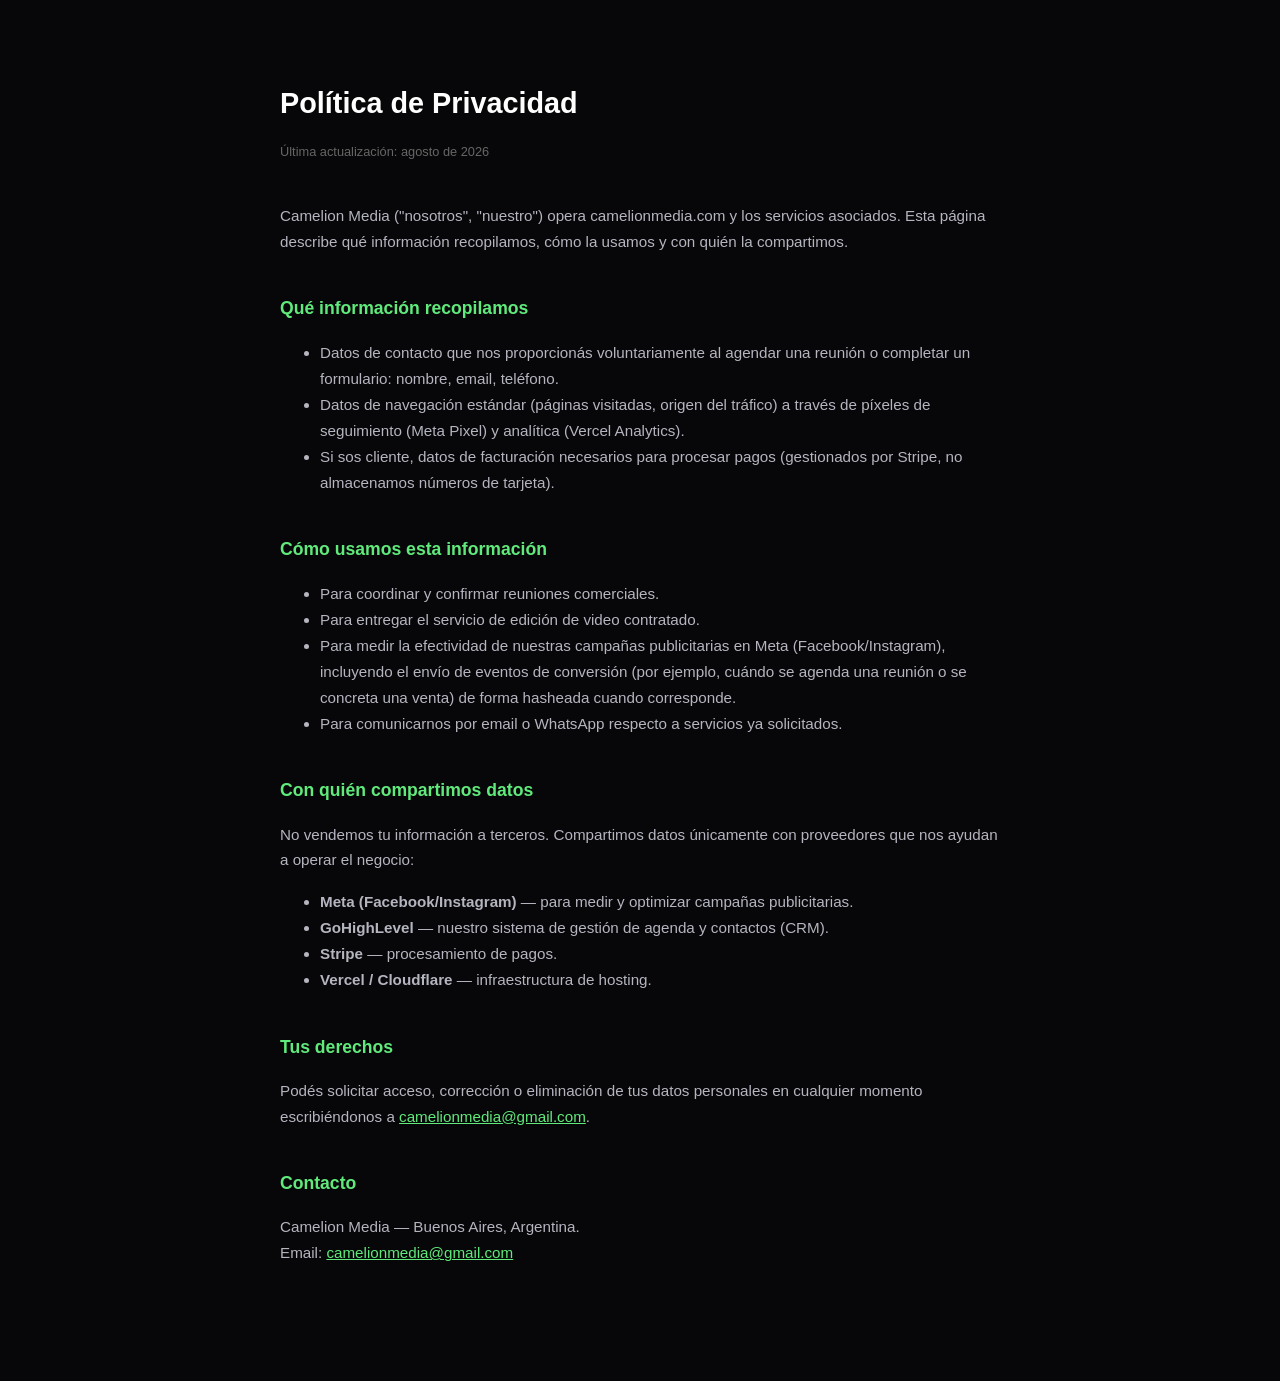
<file: privacidad/index.html>
<!DOCTYPE html>
<html lang="es">
<head>
<meta charset="UTF-8"/>
<meta name="viewport" content="width=device-width, initial-scale=1.0"/>
<title>Política de Privacidad — Camelion Media</title>
<style>
  body { font-family: -apple-system, 'Poppins', sans-serif; background: #070709; color: #ddd; line-height: 1.7; max-width: 720px; margin: 0 auto; padding: 60px 24px 100px; }
  h1 { color: #fff; font-size: 1.8rem; margin-bottom: 8px; }
  h2 { color: #60EA7B; font-size: 1.1rem; margin-top: 40px; }
  p, li { color: #b5b5c0; font-size: 0.95rem; }
  a { color: #60EA7B; }
  .updated { color: #666; font-size: 0.8rem; margin-bottom: 40px; }
</style>
</head>
<body>

<h1>Política de Privacidad</h1>
<p class="updated">Última actualización: agosto de 2026</p>

<p>Camelion Media ("nosotros", "nuestro") opera camelionmedia.com y los servicios asociados. Esta página describe qué información recopilamos, cómo la usamos y con quién la compartimos.</p>

<h2>Qué información recopilamos</h2>
<ul>
  <li>Datos de contacto que nos proporcionás voluntariamente al agendar una reunión o completar un formulario: nombre, email, teléfono.</li>
  <li>Datos de navegación estándar (páginas visitadas, origen del tráfico) a través de píxeles de seguimiento (Meta Pixel) y analítica (Vercel Analytics).</li>
  <li>Si sos cliente, datos de facturación necesarios para procesar pagos (gestionados por Stripe, no almacenamos números de tarjeta).</li>
</ul>

<h2>Cómo usamos esta información</h2>
<ul>
  <li>Para coordinar y confirmar reuniones comerciales.</li>
  <li>Para entregar el servicio de edición de video contratado.</li>
  <li>Para medir la efectividad de nuestras campañas publicitarias en Meta (Facebook/Instagram), incluyendo el envío de eventos de conversión (por ejemplo, cuándo se agenda una reunión o se concreta una venta) de forma hasheada cuando corresponde.</li>
  <li>Para comunicarnos por email o WhatsApp respecto a servicios ya solicitados.</li>
</ul>

<h2>Con quién compartimos datos</h2>
<p>No vendemos tu información a terceros. Compartimos datos únicamente con proveedores que nos ayudan a operar el negocio:</p>
<ul>
  <li><strong>Meta (Facebook/Instagram)</strong> — para medir y optimizar campañas publicitarias.</li>
  <li><strong>GoHighLevel</strong> — nuestro sistema de gestión de agenda y contactos (CRM).</li>
  <li><strong>Stripe</strong> — procesamiento de pagos.</li>
  <li><strong>Vercel / Cloudflare</strong> — infraestructura de hosting.</li>
</ul>

<h2>Tus derechos</h2>
<p>Podés solicitar acceso, corrección o eliminación de tus datos personales en cualquier momento escribiéndonos a <a href="mailto:camelionmedia@gmail.com">camelionmedia@gmail.com</a>.</p>

<h2>Contacto</h2>
<p>Camelion Media — Buenos Aires, Argentina.<br/>
Email: <a href="mailto:camelionmedia@gmail.com">camelionmedia@gmail.com</a></p>

</body>
</html>
</file>
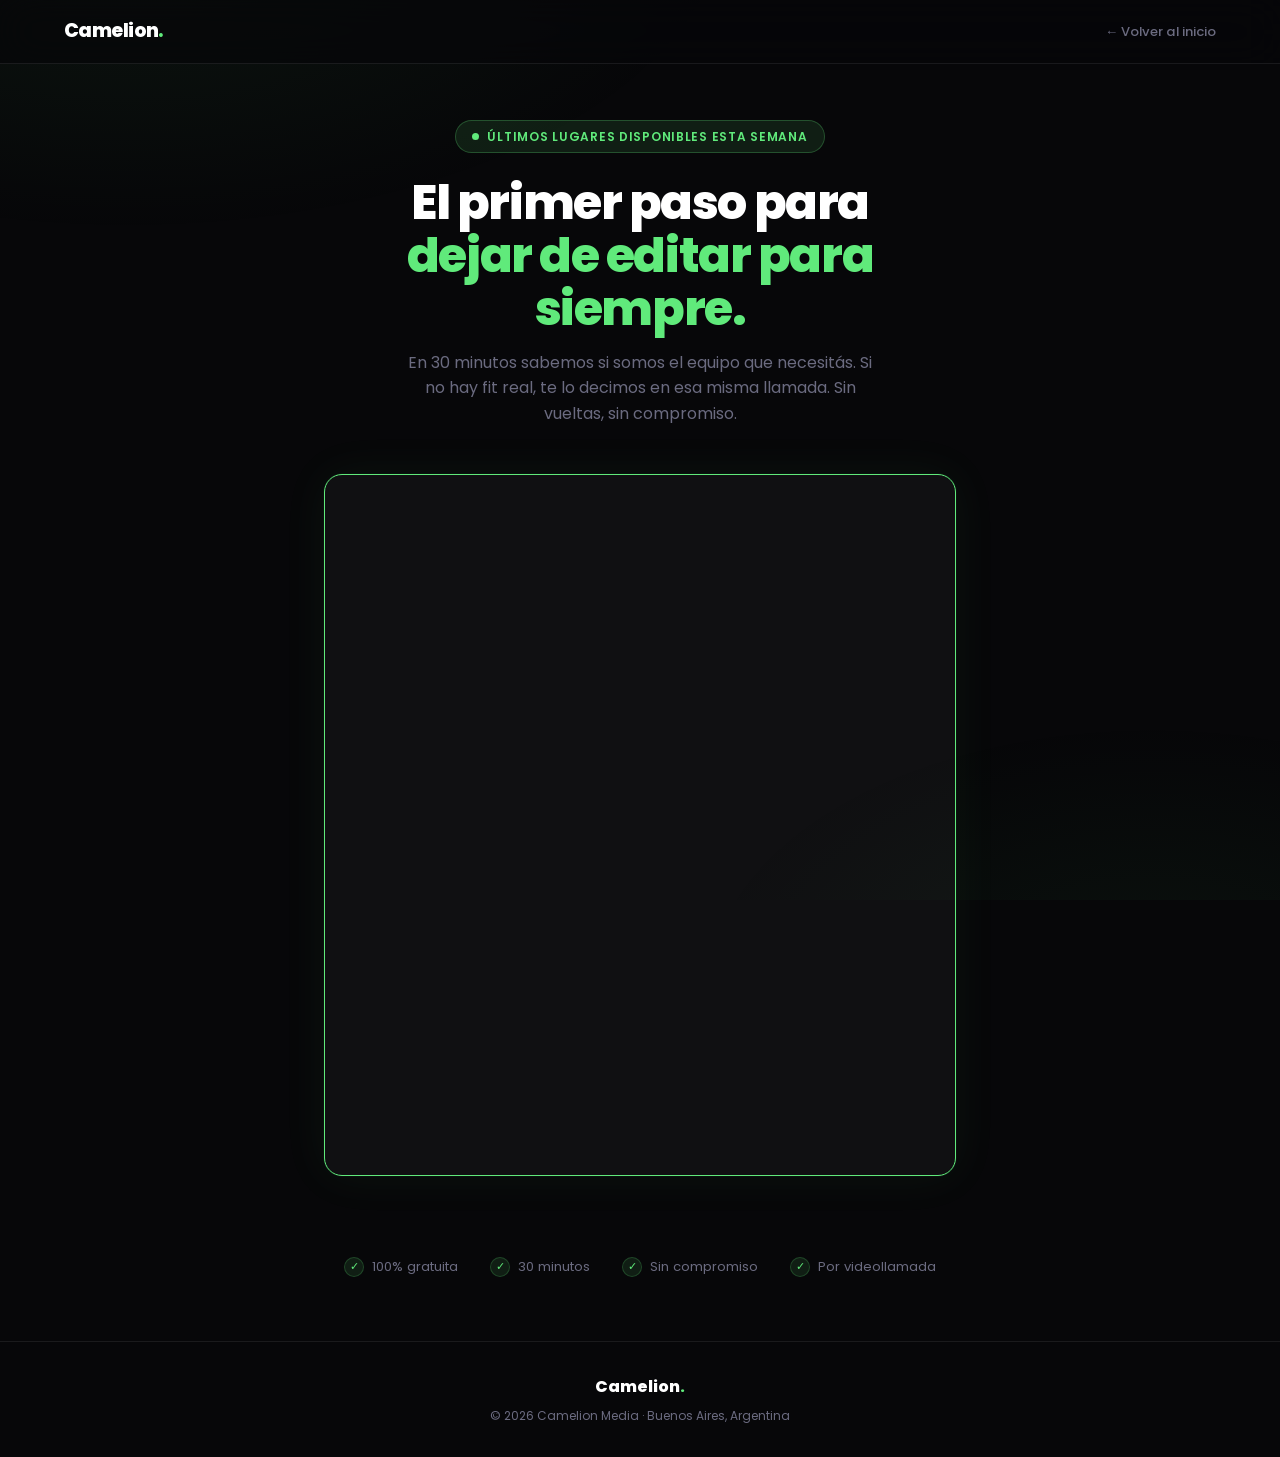
<file: agendar.html>
<!DOCTYPE html>
<html lang="es">
<head>
  <meta charset="UTF-8"/>
  <meta name="viewport" content="width=device-width, initial-scale=1.0"/>
  <title>Agend&aacute; tu reuni&oacute;n &mdash; Camelion</title>
  <link rel="preconnect" href="https://fonts.googleapis.com"/>
  <link href="https://fonts.googleapis.com/css2?family=Poppins:wght@400;500;600;700;800;900&family=Inter:wght@400;500&display=swap" rel="stylesheet"/>
  <!-- Meta Pixel -->
  <script>
    !function(f,b,e,v,n,t,s){if(f.fbq)return;n=f.fbq=function(){n.callMethod?
    n.callMethod.apply(n,arguments):n.queue.push(arguments)};if(!f._fbq)f._fbq=n;
    n.push=n;n.loaded=!0;n.version='2.0';n.queue=[];t=b.createElement(e);t.async=!0;
    t.src=v;s=b.getElementsByTagName(e)[0];s.parentNode.insertBefore(t,s)}(window,
    document,'script','https://connect.facebook.net/en_US/fbevents.js');
    fbq('init', '1226630459322247');
    fbq('track', 'PageView');
    // InitiateCheckout = alguien llegó a la página de agenda (intención alta)
    fbq('track', 'InitiateCheckout');
  </script>
  <noscript><img height="1" width="1" style="display:none"
    src="https://www.facebook.com/tr?id=1226630459322247&ev=PageView&noscript=1"/></noscript>
  <!-- End Meta Pixel -->
  <style>
    *, *::before, *::after { box-sizing: border-box; margin: 0; padding: 0; }

    :root {
      --green:  #60EA7B;
      --green2: #3dd65c;
      --bg:     #070709;
      --card:   rgba(255,255,255,0.04);
      --border: rgba(255,255,255,0.08);
      --text:   #e8e8f0;
      --muted:  #6b6b80;
      --radius: 18px;
    }

    html { scroll-behavior: smooth; overflow-x: hidden; }
    body {
      font-family: 'Poppins', sans-serif;
      background: var(--bg);
      color: var(--text);
      overflow-x: hidden;
      line-height: 1.6;
      min-height: 100vh;
    }
    body::before {
      content: '';
      position: fixed;
      inset: 0;
      background: radial-gradient(ellipse 80% 60% at 10% -10%, rgba(96,234,123,0.07) 0%, transparent 60%),
                  radial-gradient(ellipse 60% 50% at 90% 110%, rgba(96,234,123,0.05) 0%, transparent 60%);
      pointer-events: none;
      z-index: 0;
    }

    /* NAV */
    nav {
      position: fixed;
      top: 0; left: 0; right: 0;
      z-index: 100;
      padding: 0 5%;
      height: 64px;
      display: flex;
      align-items: center;
      justify-content: space-between;
      background: rgba(7,7,9,0.7);
      backdrop-filter: blur(20px);
      border-bottom: 1px solid var(--border);
    }
    .nav-logo { font-size: 1.2rem; font-weight: 800; letter-spacing: -0.03em; color: #fff; text-decoration: none; }
    .nav-logo span { color: var(--green); }
    .nav-back {
      font-size: 0.82rem;
      font-weight: 500;
      color: var(--muted);
      text-decoration: none;
      display: flex;
      align-items: center;
      gap: 6px;
      transition: color 0.2s;
    }
    .nav-back:hover { color: #fff; }

    /* HERO */
    .hero {
      padding: 120px 5% 48px;
      text-align: center;
      position: relative;
      z-index: 1;
      max-width: 760px;
      margin: 0 auto;
    }
    .hero-badge {
      display: inline-flex;
      align-items: center;
      gap: 8px;
      background: rgba(96,234,123,0.1);
      border: 1px solid rgba(96,234,123,0.25);
      padding: 6px 16px;
      border-radius: 100px;
      font-size: 0.75rem;
      font-weight: 600;
      color: var(--green);
      letter-spacing: 0.06em;
      text-transform: uppercase;
      margin-bottom: 24px;
      animation: fadeUp 0.6s 0.1s both;
    }
    .badge-dot {
      width: 7px; height: 7px;
      border-radius: 50%;
      background: var(--green);
      animation: pulse 2s infinite;
    }
    .hero h1 {
      font-size: clamp(1.8rem, 4.5vw, 3rem);
      font-weight: 800;
      letter-spacing: -0.03em;
      line-height: 1.1;
      color: #fff;
      margin-bottom: 14px;
      animation: fadeUp 0.6s 0.2s both;
    }
    .hero h1 em { color: var(--green); font-style: normal; }
    .hero p {
      font-size: clamp(0.9rem, 2vw, 1rem);
      color: var(--muted);
      max-width: 480px;
      margin: 0 auto;
      animation: fadeUp 0.6s 0.3s both;
    }

    /* CALENDAR CARD */
    .calendar-section {
      position: relative; z-index: 1;
      max-width: 760px;
      margin: 0 auto;
      padding: 0 5% 80px;
      animation: fadeUp 0.6s 0.35s both;
    }
    .calendar-card {
      border: 1.5px solid var(--green);
      border-radius: var(--radius);
      overflow: hidden;
      background: var(--card);
      box-shadow: 0 0 48px rgba(96,234,123,0.06), 0 0 1px rgba(96,234,123,0.3);
    }
    .calendar-card iframe {
      display: block;
      width: 100%;
      height: 700px;
      border: none;
      overflow: hidden;
    }

    /* TRUST ROW */
    .trust-row {
      position: relative; z-index: 1;
      max-width: 760px;
      margin: 0 auto 64px;
      padding: 0 5%;
      display: flex;
      justify-content: center;
      gap: 32px;
      flex-wrap: wrap;
      animation: fadeUp 0.6s 0.4s both;
    }
    .trust-item {
      display: flex;
      align-items: center;
      gap: 8px;
      font-size: 0.82rem;
      color: var(--muted);
    }
    .trust-item span {
      width: 20px; height: 20px;
      border-radius: 50%;
      background: rgba(96,234,123,0.1);
      border: 1px solid rgba(96,234,123,0.2);
      display: flex; align-items: center; justify-content: center;
      color: var(--green);
      font-size: 11px;
      flex-shrink: 0;
    }

    /* FOOTER */
    footer {
      position: relative; z-index: 1;
      padding: 32px 5%;
      border-top: 1px solid var(--border);
      text-align: center;
    }
    .footer-logo { font-size: 1rem; font-weight: 800; color: #fff; margin-bottom: 6px; }
    .footer-logo span { color: var(--green); }
    footer p { font-size: 0.75rem; color: var(--muted); }

    @keyframes fadeUp { from { opacity: 0; transform: translateY(20px); } to { opacity: 1; transform: translateY(0); } }
    @keyframes pulse { 0%,100% { box-shadow: 0 0 10px var(--green); } 50% { box-shadow: 0 0 20px var(--green), 0 0 40px rgba(96,234,123,0.3); } }

    @media (max-width: 620px) {
      nav { padding: 0 20px; }
      .hero { padding: 100px 20px 40px; }
      .calendar-section, .trust-row { padding-left: 20px; padding-right: 20px; }
      .calendar-card iframe { height: 600px; }
      .trust-row { gap: 16px; }
    }
  </style>
</head>
<body>

<nav>
  <a class="nav-logo" href="/">Camelion<span>.</span></a>
  <a class="nav-back" href="/">&#8592; Volver al inicio</a>
</nav>

<div class="hero">
  <div class="hero-badge">
    <span class="badge-dot"></span>
    &Uacute;ltimos lugares disponibles esta semana
  </div>
  <h1>El primer paso para<br/><em>dejar de editar para siempre.</em></h1>
  <p>En 30 minutos sabemos si somos el equipo que necesit&aacute;s. Si no hay fit real, te lo decimos en esa misma llamada. Sin vueltas, sin compromiso.</p>
</div>

<div class="calendar-section">
  <div class="calendar-card">
    <iframe src="https://api.leadconnectorhq.com/widget/booking/wvajZpctyOxaVy1WSPJj" scrolling="no" id="wvajZpctyOxaVy1WSPJj_1781110231803"></iframe>
  </div>
</div>

<div class="trust-row">
  <div class="trust-item"><span>&#10003;</span> 100% gratuita</div>
  <div class="trust-item"><span>&#10003;</span> 30 minutos</div>
  <div class="trust-item"><span>&#10003;</span> Sin compromiso</div>
  <div class="trust-item"><span>&#10003;</span> Por videollamada</div>
</div>

<footer>
  <div class="footer-logo">Camelion<span>.</span></div>
  <p>&copy; 2026 Camelion Media &middot; Buenos Aires, Argentina</p>
</footer>

<script src="https://link.msgsndr.com/js/form_embed.js" type="text/javascript"></script>
</body>
</html>
</file>
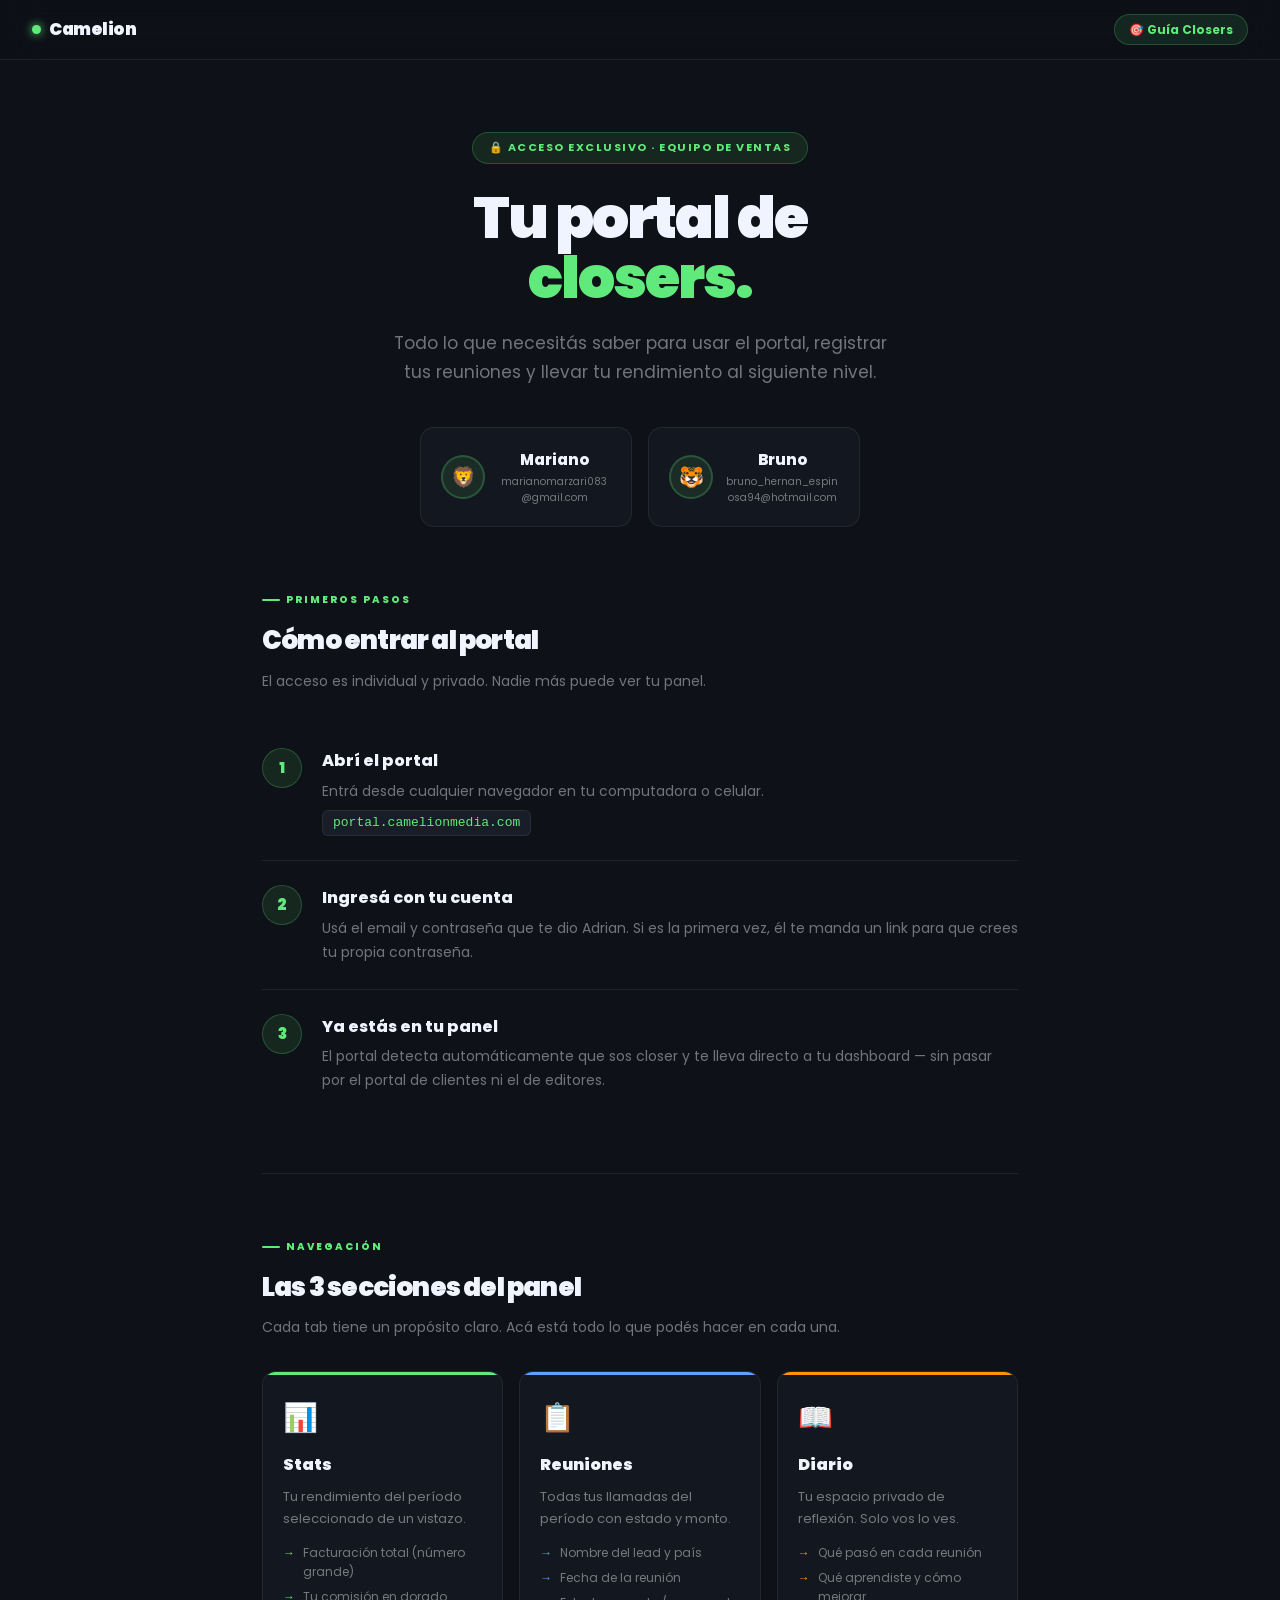
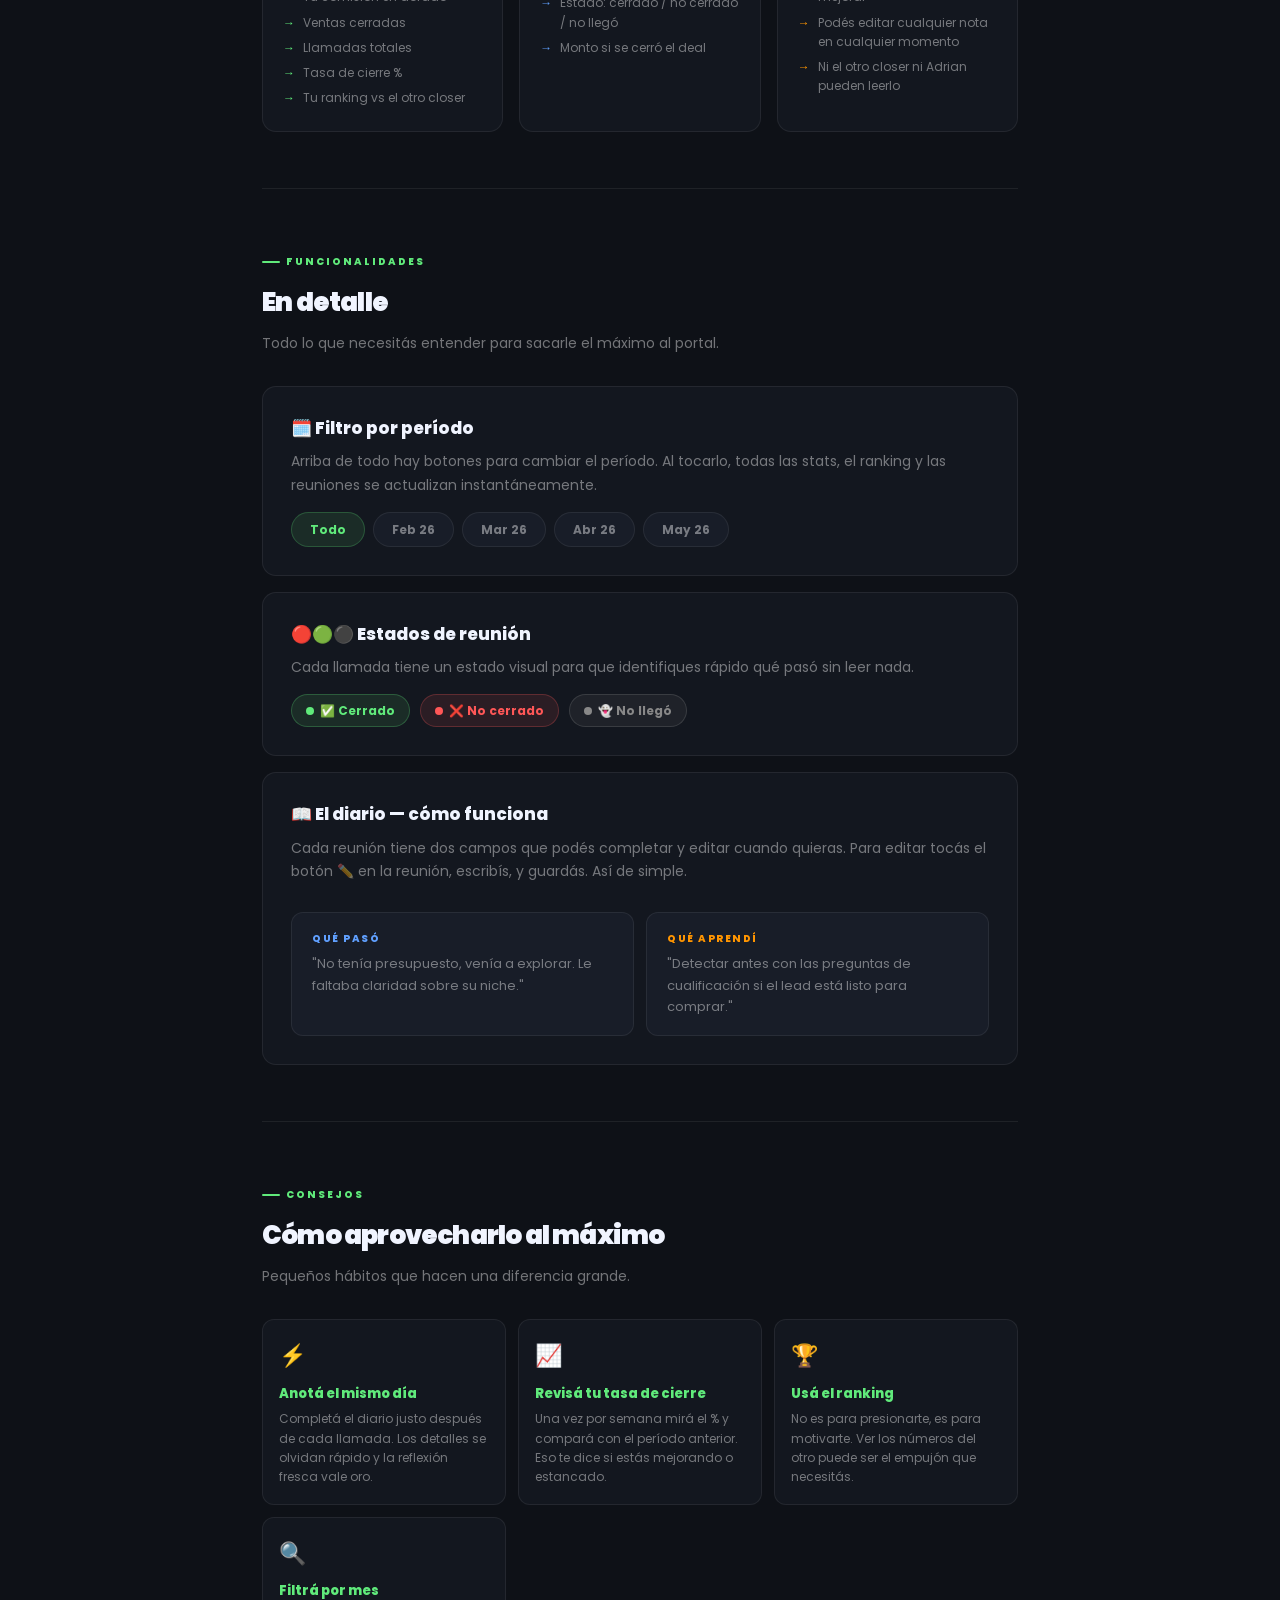
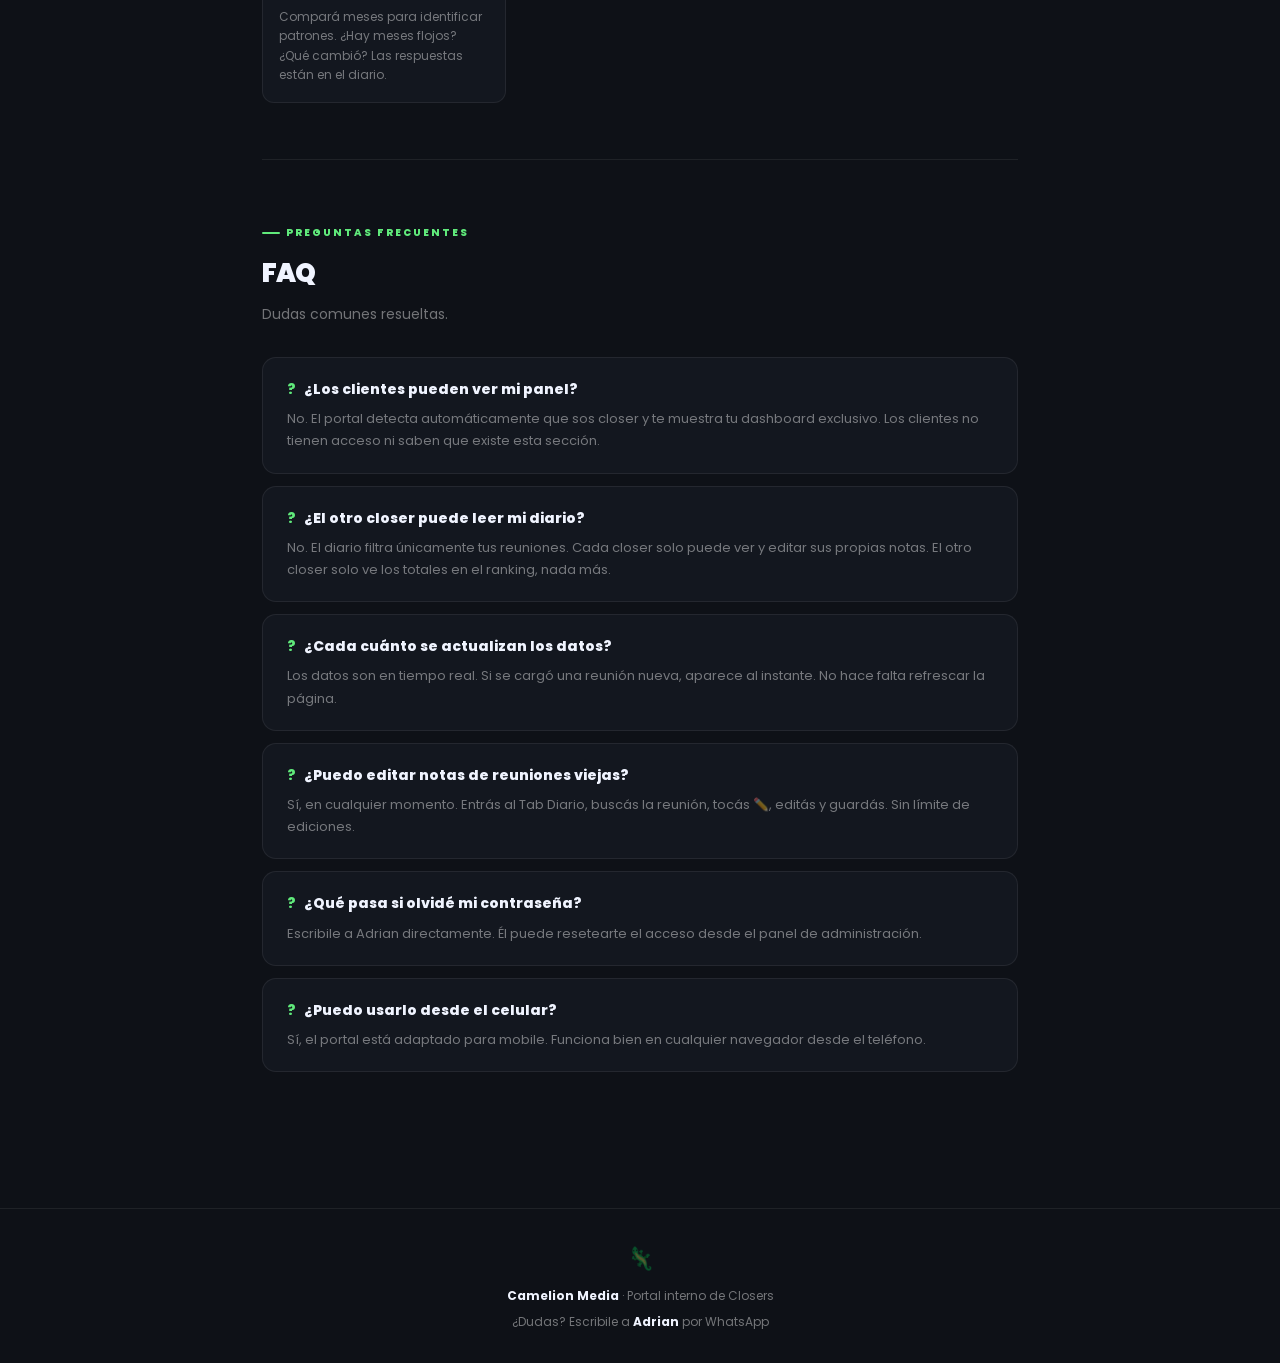
<file: closers.html>
<!DOCTYPE html>
<html lang="es">
<head>
<meta charset="UTF-8">
<meta name="viewport" content="width=device-width, initial-scale=1.0">
<title>Camelion Closers — Guía del Portal</title>
<link href="https://fonts.googleapis.com/css2?family=Poppins:wght@400;500;600;700;800;900&display=swap" rel="stylesheet">
<style>
*, *::before, *::after { box-sizing: border-box; margin: 0; padding: 0; }

:root {
  --green: #60EA7B;
  --green-dim: rgba(96,234,123,0.10);
  --green-border: rgba(96,234,123,0.22);
  --blue: #60A0FF;
  --gold: #FFD700;
  --red: #FF5757;
  --orange: #FF9500;
  --bg: #0e1117;
  --bg2: #13171f;
  --bg3: #181d28;
  --border: rgba(255,255,255,0.07);
  --white: #f0f4ff;
  --gray: rgba(255,255,255,0.42);
  --font: 'Poppins', sans-serif;
  --radius: 14px;
  --content: 820px;
}

html { scroll-behavior: smooth; }

body {
  font-family: var(--font);
  background: var(--bg);
  color: var(--white);
  line-height: 1.6;
  -webkit-font-smoothing: antialiased;
}

/* ── NAV ── */
nav {
  position: sticky; top: 0; z-index: 100;
  background: rgba(14,17,23,0.85);
  backdrop-filter: blur(18px);
  border-bottom: 1px solid var(--border);
  padding: 0 32px;
  height: 60px;
  display: flex; align-items: center; justify-content: space-between;
}
.nav-brand { display:flex; align-items:center; gap:8px; font-weight:900; font-size:17px; letter-spacing:-0.5px; }
.nav-dot { width:9px; height:9px; border-radius:50%; background:var(--green); box-shadow:0 0 10px var(--green); display:inline-block; }
.nav-pill {
  display:flex; align-items:center; gap:6px;
  background: var(--green-dim); border:1px solid var(--green-border);
  padding:5px 14px; border-radius:20px;
  font-size:12px; font-weight:700; color:var(--green);
}

/* ── HERO ── */
.hero {
  max-width: var(--content);
  margin: 0 auto;
  padding: 72px 32px 56px;
  text-align: center;
}
.hero-badge {
  display:inline-flex; align-items:center; gap:6px;
  background:var(--green-dim); border:1px solid var(--green-border);
  padding:6px 16px; border-radius:20px;
  font-size:11px; font-weight:700; color:var(--green); letter-spacing:1.5px; text-transform:uppercase;
  margin-bottom:24px;
}
.hero h1 {
  font-size: clamp(36px, 6vw, 58px);
  font-weight: 900;
  letter-spacing: -2px;
  line-height: 1.05;
  margin-bottom: 20px;
}
.hero h1 span { color: var(--green); }
.hero p {
  font-size: 17px;
  color: var(--gray);
  max-width: 520px;
  margin: 0 auto 40px;
  line-height: 1.7;
}

/* Closer cards */
.closers-row {
  display:grid; grid-template-columns:1fr 1fr; gap:16px;
  max-width:440px; margin:0 auto;
}
.closer-card {
  background:var(--bg2); border:1px solid var(--border);
  border-radius:var(--radius); padding:20px;
  display:flex; align-items:center; gap:12px;
}
.closer-avatar {
  width:44px; height:44px; border-radius:50%;
  background:var(--green-dim); border:2px solid var(--green-border);
  display:flex; align-items:center; justify-content:center;
  font-size:20px; flex-shrink:0;
}
.closer-name { font-weight:800; font-size:15px; }
.closer-email { font-size:10px; color:var(--gray); margin-top:2px; word-break:break-all; }

/* ── MAIN CONTENT ── */
.content {
  max-width: var(--content);
  margin: 0 auto;
  padding: 0 32px 80px;
}

/* Section header */
.section-label {
  display:inline-flex; align-items:center; gap:6px;
  font-size:10px; font-weight:800; letter-spacing:2px; text-transform:uppercase;
  color:var(--green); margin-bottom:12px;
}
.section-label::before { content:''; width:18px; height:2px; background:var(--green); border-radius:2px; display:inline-block; }

h2 {
  font-size: 26px; font-weight:900; letter-spacing:-0.8px;
  margin-bottom:8px;
}
.section-sub { font-size:14px; color:var(--gray); margin-bottom:32px; }

/* ── STEPS ── */
.steps { display:flex; flex-direction:column; gap:0; margin-bottom:56px; }
.step {
  display:flex; gap:20px; align-items:flex-start;
  padding:24px 0;
  border-bottom:1px solid var(--border);
}
.step:last-child { border-bottom:none; }
.step-num {
  width:40px; height:40px; flex-shrink:0; border-radius:50%;
  background:var(--green-dim); border:1.5px solid var(--green-border);
  display:flex; align-items:center; justify-content:center;
  font-weight:900; font-size:15px; color:var(--green);
}
.step-body h3 { font-size:16px; font-weight:800; margin-bottom:6px; }
.step-body p { font-size:14px; color:var(--gray); line-height:1.7; }
.step-body code {
  display:inline-block; background:var(--bg3); border:1px solid var(--border);
  padding:2px 10px; border-radius:6px; font-size:13px; color:var(--green);
  font-family: monospace; margin-top:6px;
}

/* ── TAB CARDS ── */
.tabs-grid { display:grid; grid-template-columns:repeat(auto-fit,minmax(220px,1fr)); gap:16px; margin-bottom:56px; }
.tab-card {
  background:var(--bg2); border:1px solid var(--border);
  border-radius:var(--radius); padding:24px 20px;
  position:relative; overflow:hidden;
}
.tab-card::before {
  content:''; position:absolute; top:0; left:0; right:0; height:3px;
  background:var(--accent, var(--green));
}
.tab-icon { font-size:28px; margin-bottom:12px; display:block; }
.tab-name { font-weight:900; font-size:16px; margin-bottom:8px; }
.tab-desc { font-size:13px; color:var(--gray); line-height:1.65; }
.tab-items { margin-top:14px; display:flex; flex-direction:column; gap:6px; }
.tab-item {
  display:flex; align-items:flex-start; gap:8px;
  font-size:12px; color:var(--gray);
}
.tab-item::before { content:'→'; color:var(--accent, var(--green)); flex-shrink:0; font-weight:700; }

/* ── FEATURE BLOCKS ── */
.feature-block {
  background:var(--bg2); border:1px solid var(--border);
  border-radius:var(--radius); padding:28px; margin-bottom:16px;
}
.feature-block h3 { font-size:17px; font-weight:800; margin-bottom:8px; display:flex; align-items:center; gap:8px; }
.feature-block p { font-size:14px; color:var(--gray); line-height:1.7; }

/* Status badges */
.status-row { display:flex; flex-wrap:wrap; gap:10px; margin-top:14px; }
.status-badge {
  display:flex; align-items:center; gap:6px;
  padding:6px 14px; border-radius:20px; font-size:12px; font-weight:700;
}
.status-badge .dot { width:8px; height:8px; border-radius:50%; flex-shrink:0; }

/* Period filter demo */
.filter-demo { display:flex; flex-wrap:wrap; gap:8px; margin-top:14px; }
.filter-pill {
  padding:7px 18px; border-radius:20px; font-size:12px; font-weight:700; cursor:default;
}
.filter-pill.active { background:var(--green-dim); border:1px solid var(--green-border); color:var(--green); }
.filter-pill.inactive { background:var(--bg3); border:1px solid var(--border); color:var(--gray); }

/* Diary demo */
.diary-demo {
  background:var(--bg3); border:1px solid var(--border);
  border-radius:12px; padding:18px 20px; margin-top:14px;
}
.diary-label { font-size:10px; font-weight:800; letter-spacing:1.5px; text-transform:uppercase; margin-bottom:6px; }
.diary-text { font-size:13px; color:var(--gray); line-height:1.65; }

/* ── FAQ ── */
.faq { display:flex; flex-direction:column; gap:12px; margin-bottom:56px; }
.faq-item {
  background:var(--bg2); border:1px solid var(--border);
  border-radius:var(--radius); padding:20px 24px;
}
.faq-q { font-weight:800; font-size:14px; margin-bottom:8px; display:flex; align-items:center; gap:8px; }
.faq-q span { color:var(--green); }
.faq-a { font-size:13px; color:var(--gray); line-height:1.7; }

/* ── TIPS ── */
.tips-grid { display:grid; grid-template-columns:repeat(auto-fit,minmax(200px,1fr)); gap:12px; margin-bottom:56px; }
.tip {
  background:var(--bg2); border:1px solid var(--border);
  border-radius:12px; padding:18px 16px;
}
.tip-icon { font-size:22px; margin-bottom:10px; display:block; }
.tip-title { font-weight:800; font-size:13px; margin-bottom:5px; color:var(--green); }
.tip-text { font-size:12px; color:var(--gray); line-height:1.6; }

/* ── FOOTER ── */
footer {
  border-top:1px solid var(--border);
  text-align:center; padding:32px;
  font-size:12px; color:var(--gray);
}
footer strong { color:var(--white); }

/* ── DIVIDER ── */
.divider { border:none; border-top:1px solid var(--border); margin:56px 0; }

@media (max-width:600px) {
  nav { padding:0 16px; }
  .hero { padding:48px 20px 40px; }
  .content { padding:0 20px 60px; }
  .closers-row { grid-template-columns:1fr; max-width:100%; }
}
</style>
</head>
<body>

<!-- NAV -->
<nav>
  <div class="nav-brand"><span class="nav-dot"></span>Camelion</div>
  <div class="nav-pill">🎯 Guía Closers</div>
</nav>

<!-- HERO -->
<div class="hero">
  <div class="hero-badge">🔒 Acceso exclusivo · Equipo de ventas</div>
  <h1>Tu portal de<br/><span>closers.</span></h1>
  <p>Todo lo que necesitás saber para usar el portal, registrar tus reuniones y llevar tu rendimiento al siguiente nivel.</p>

  <div class="closers-row">
    <div class="closer-card">
      <div class="closer-avatar">🦁</div>
      <div>
        <div class="closer-name">Mariano</div>
        <div class="closer-email">marianomarzari083@gmail.com</div>
      </div>
    </div>
    <div class="closer-card">
      <div class="closer-avatar">🐯</div>
      <div>
        <div class="closer-name">Bruno</div>
        <div class="closer-email">bruno_hernan_espinosa94@hotmail.com</div>
      </div>
    </div>
  </div>
</div>

<!-- CONTENT -->
<div class="content">

  <!-- CÓMO ENTRAR -->
  <div class="section-label">Primeros pasos</div>
  <h2>Cómo entrar al portal</h2>
  <p class="section-sub">El acceso es individual y privado. Nadie más puede ver tu panel.</p>

  <div class="steps">
    <div class="step">
      <div class="step-num">1</div>
      <div class="step-body">
        <h3>Abrí el portal</h3>
        <p>Entrá desde cualquier navegador en tu computadora o celular.</p>
        <code>portal.camelionmedia.com</code>
      </div>
    </div>
    <div class="step">
      <div class="step-num">2</div>
      <div class="step-body">
        <h3>Ingresá con tu cuenta</h3>
        <p>Usá el email y contraseña que te dio Adrian. Si es la primera vez, él te manda un link para que crees tu propia contraseña.</p>
      </div>
    </div>
    <div class="step">
      <div class="step-num">3</div>
      <div class="step-body">
        <h3>Ya estás en tu panel</h3>
        <p>El portal detecta automáticamente que sos closer y te lleva directo a tu dashboard — sin pasar por el portal de clientes ni el de editores.</p>
      </div>
    </div>
  </div>

  <hr class="divider">

  <!-- LAS 3 TABS -->
  <div class="section-label">Navegación</div>
  <h2>Las 3 secciones del panel</h2>
  <p class="section-sub">Cada tab tiene un propósito claro. Acá está todo lo que podés hacer en cada una.</p>

  <div class="tabs-grid">

    <!-- STATS -->
    <div class="tab-card" style="--accent:#60EA7B">
      <span class="tab-icon">📊</span>
      <div class="tab-name">Stats</div>
      <div class="tab-desc">Tu rendimiento del período seleccionado de un vistazo.</div>
      <div class="tab-items">
        <div class="tab-item">Facturación total (número grande)</div>
        <div class="tab-item">Tu comisión en dorado</div>
        <div class="tab-item">Ventas cerradas</div>
        <div class="tab-item">Llamadas totales</div>
        <div class="tab-item">Tasa de cierre %</div>
        <div class="tab-item">Tu ranking vs el otro closer</div>
      </div>
    </div>

    <!-- REUNIONES -->
    <div class="tab-card" style="--accent:#60A0FF">
      <span class="tab-icon">📋</span>
      <div class="tab-name">Reuniones</div>
      <div class="tab-desc">Todas tus llamadas del período con estado y monto.</div>
      <div class="tab-items">
        <div class="tab-item">Nombre del lead y país</div>
        <div class="tab-item">Fecha de la reunión</div>
        <div class="tab-item">Estado: cerrado / no cerrado / no llegó</div>
        <div class="tab-item">Monto si se cerró el deal</div>
      </div>
    </div>

    <!-- DIARIO -->
    <div class="tab-card" style="--accent:#FF9500">
      <span class="tab-icon">📖</span>
      <div class="tab-name">Diario</div>
      <div class="tab-desc">Tu espacio privado de reflexión. Solo vos lo ves.</div>
      <div class="tab-items">
        <div class="tab-item">Qué pasó en cada reunión</div>
        <div class="tab-item">Qué aprendiste y cómo mejorar</div>
        <div class="tab-item">Podés editar cualquier nota en cualquier momento</div>
        <div class="tab-item">Ni el otro closer ni Adrian pueden leerlo</div>
      </div>
    </div>

  </div>

  <hr class="divider">

  <!-- FEATURES EN DETALLE -->
  <div class="section-label">Funcionalidades</div>
  <h2>En detalle</h2>
  <p class="section-sub">Todo lo que necesitás entender para sacarle el máximo al portal.</p>

  <!-- Filtro por período -->
  <div class="feature-block" style="margin-bottom:16px">
    <h3>🗓️ Filtro por período</h3>
    <p>Arriba de todo hay botones para cambiar el período. Al tocarlo, todas las stats, el ranking y las reuniones se actualizan instantáneamente.</p>
    <div class="filter-demo">
      <div class="filter-pill active">Todo</div>
      <div class="filter-pill inactive">Feb 26</div>
      <div class="filter-pill inactive">Mar 26</div>
      <div class="filter-pill inactive">Abr 26</div>
      <div class="filter-pill inactive">May 26</div>
    </div>
  </div>

  <!-- Estados de reunión -->
  <div class="feature-block" style="margin-bottom:16px">
    <h3>🔴🟢⚫ Estados de reunión</h3>
    <p>Cada llamada tiene un estado visual para que identifiques rápido qué pasó sin leer nada.</p>
    <div class="status-row">
      <div class="status-badge" style="background:rgba(96,234,123,0.1);border:1px solid rgba(96,234,123,0.25);color:#60EA7B">
        <div class="dot" style="background:#60EA7B"></div> ✅ Cerrado
      </div>
      <div class="status-badge" style="background:rgba(255,87,87,0.1);border:1px solid rgba(255,87,87,0.25);color:#FF5757">
        <div class="dot" style="background:#FF5757"></div> ❌ No cerrado
      </div>
      <div class="status-badge" style="background:rgba(136,136,136,0.1);border:1px solid rgba(136,136,136,0.25);color:#888">
        <div class="dot" style="background:#888"></div> 👻 No llegó
      </div>
    </div>
  </div>

  <!-- Diario privado -->
  <div class="feature-block">
    <h3>📖 El diario — cómo funciona</h3>
    <p>Cada reunión tiene dos campos que podés completar y editar cuando quieras. Para editar tocás el botón ✏️ en la reunión, escribís, y guardás. Así de simple.</p>
    <div style="display:grid;grid-template-columns:1fr 1fr;gap:12px;margin-top:14px">
      <div class="diary-demo">
        <div class="diary-label" style="color:#60A0FF">Qué pasó</div>
        <div class="diary-text">"No tenía presupuesto, venía a explorar. Le faltaba claridad sobre su niche."</div>
      </div>
      <div class="diary-demo">
        <div class="diary-label" style="color:#FF9500">Qué aprendí</div>
        <div class="diary-text">"Detectar antes con las preguntas de cualificación si el lead está listo para comprar."</div>
      </div>
    </div>
  </div>

  <hr class="divider">

  <!-- TIPS -->
  <div class="section-label">Consejos</div>
  <h2>Cómo aprovecharlo al máximo</h2>
  <p class="section-sub">Pequeños hábitos que hacen una diferencia grande.</p>

  <div class="tips-grid">
    <div class="tip">
      <span class="tip-icon">⚡</span>
      <div class="tip-title">Anotá el mismo día</div>
      <div class="tip-text">Completá el diario justo después de cada llamada. Los detalles se olvidan rápido y la reflexión fresca vale oro.</div>
    </div>
    <div class="tip">
      <span class="tip-icon">📈</span>
      <div class="tip-title">Revisá tu tasa de cierre</div>
      <div class="tip-text">Una vez por semana mirá el % y compará con el período anterior. Eso te dice si estás mejorando o estancado.</div>
    </div>
    <div class="tip">
      <span class="tip-icon">🏆</span>
      <div class="tip-title">Usá el ranking</div>
      <div class="tip-text">No es para presionarte, es para motivarte. Ver los números del otro puede ser el empujón que necesitás.</div>
    </div>
    <div class="tip">
      <span class="tip-icon">🔍</span>
      <div class="tip-title">Filtrá por mes</div>
      <div class="tip-text">Compará meses para identificar patrones. ¿Hay meses flojos? ¿Qué cambió? Las respuestas están en el diario.</div>
    </div>
  </div>

  <hr class="divider">

  <!-- FAQ -->
  <div class="section-label">Preguntas frecuentes</div>
  <h2>FAQ</h2>
  <p class="section-sub">Dudas comunes resueltas.</p>

  <div class="faq">
    <div class="faq-item">
      <div class="faq-q"><span>?</span> ¿Los clientes pueden ver mi panel?</div>
      <div class="faq-a">No. El portal detecta automáticamente que sos closer y te muestra tu dashboard exclusivo. Los clientes no tienen acceso ni saben que existe esta sección.</div>
    </div>
    <div class="faq-item">
      <div class="faq-q"><span>?</span> ¿El otro closer puede leer mi diario?</div>
      <div class="faq-a">No. El diario filtra únicamente tus reuniones. Cada closer solo puede ver y editar sus propias notas. El otro closer solo ve los totales en el ranking, nada más.</div>
    </div>
    <div class="faq-item">
      <div class="faq-q"><span>?</span> ¿Cada cuánto se actualizan los datos?</div>
      <div class="faq-a">Los datos son en tiempo real. Si se cargó una reunión nueva, aparece al instante. No hace falta refrescar la página.</div>
    </div>
    <div class="faq-item">
      <div class="faq-q"><span>?</span> ¿Puedo editar notas de reuniones viejas?</div>
      <div class="faq-a">Sí, en cualquier momento. Entrás al Tab Diario, buscás la reunión, tocás ✏️, editás y guardás. Sin límite de ediciones.</div>
    </div>
    <div class="faq-item">
      <div class="faq-q"><span>?</span> ¿Qué pasa si olvidé mi contraseña?</div>
      <div class="faq-a">Escribile a Adrian directamente. Él puede resetearte el acceso desde el panel de administración.</div>
    </div>
    <div class="faq-item">
      <div class="faq-q"><span>?</span> ¿Puedo usarlo desde el celular?</div>
      <div class="faq-a">Sí, el portal está adaptado para mobile. Funciona bien en cualquier navegador desde el teléfono.</div>
    </div>
  </div>

</div>

<!-- FOOTER -->
<footer>
  <div style="font-size:22px;margin-bottom:10px">🦎</div>
  <strong>Camelion Media</strong> · Portal interno de Closers<br>
  <span style="margin-top:6px;display:inline-block">¿Dudas? Escribile a <strong>Adrian</strong> por WhatsApp</span>
</footer>

</body>
</html>
</file>
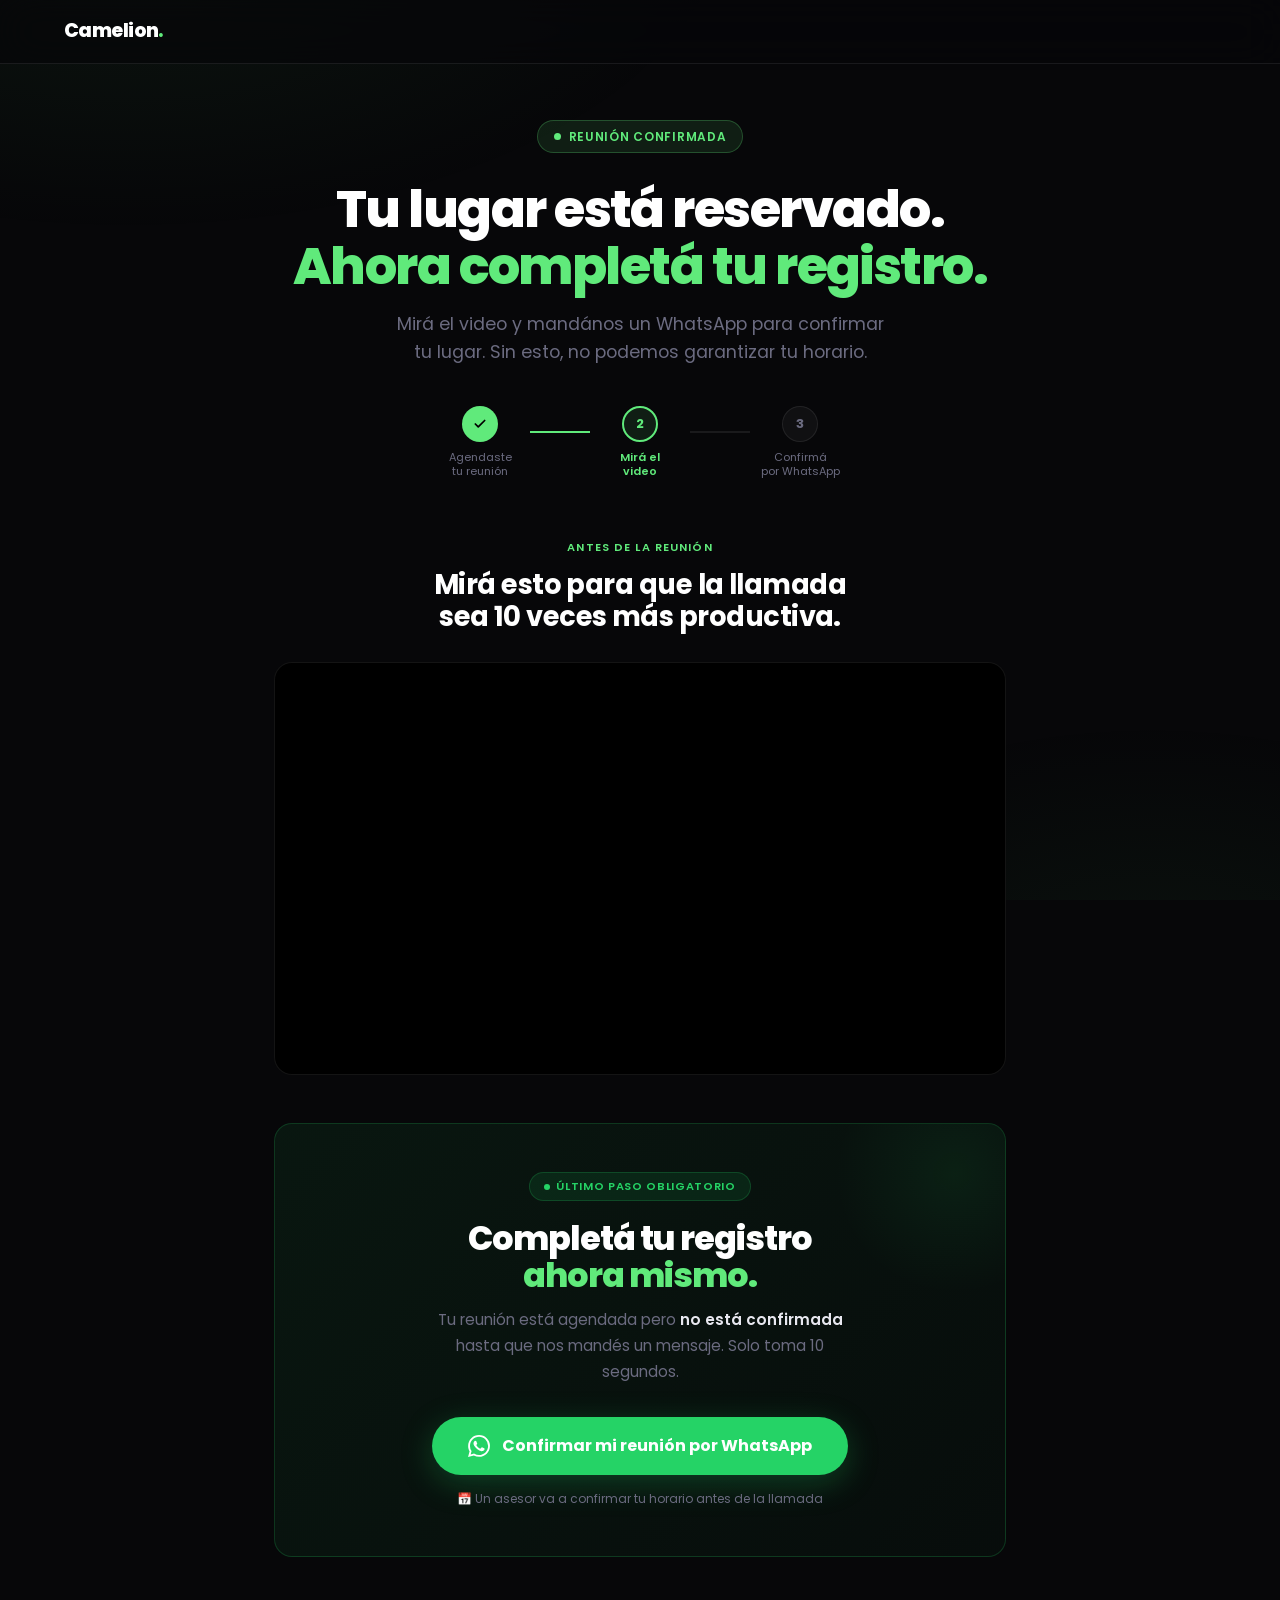
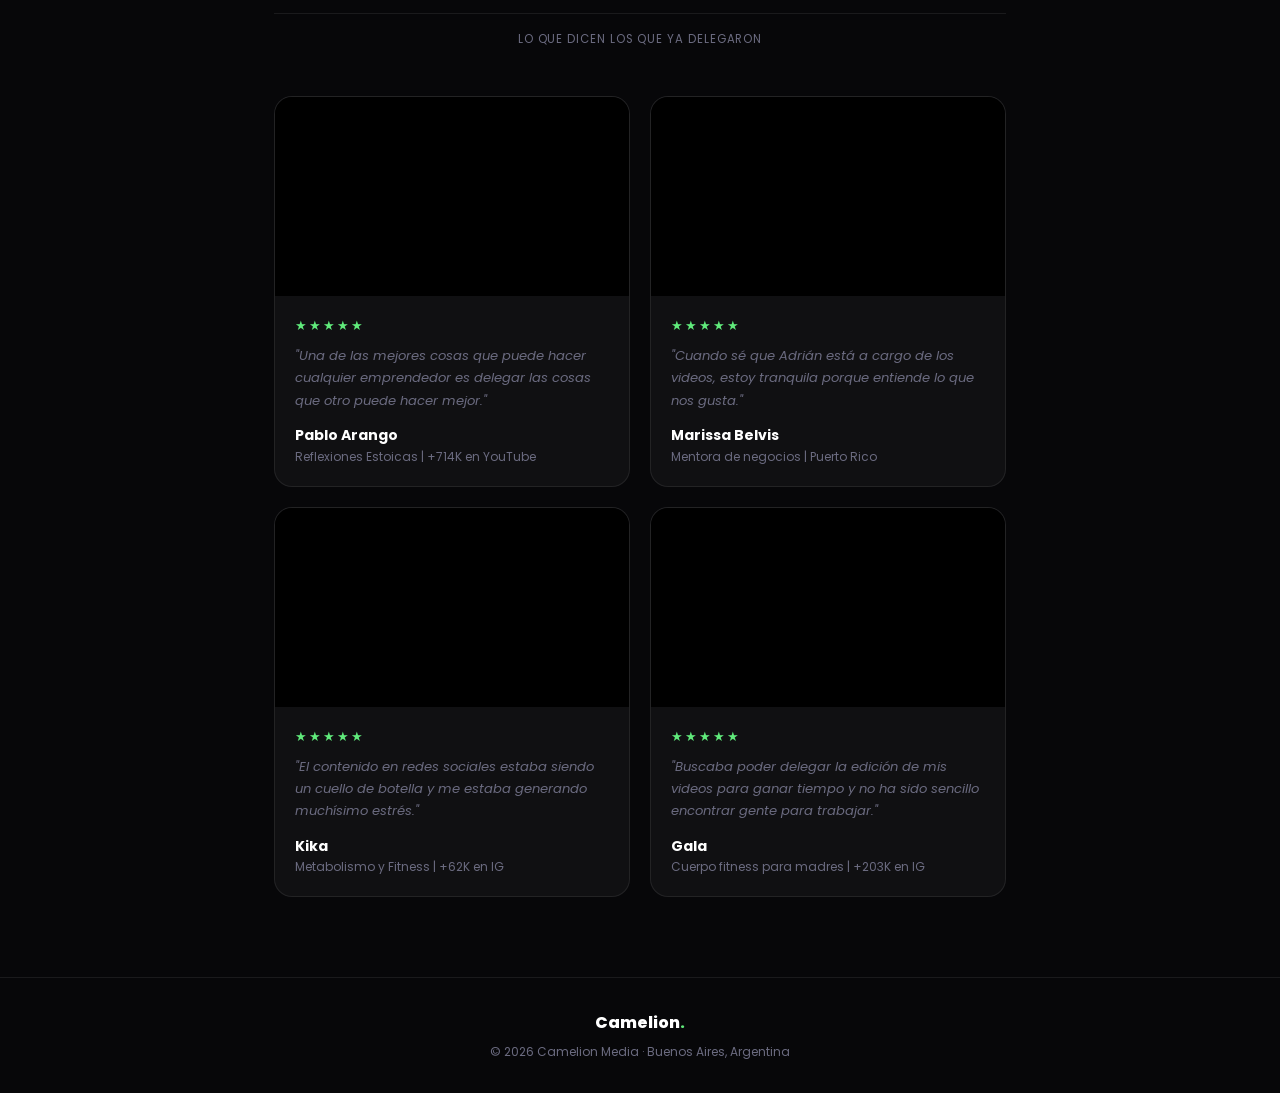
<file: gracias.html>
<!DOCTYPE html>
<html lang="es">
<head>
  <meta charset="UTF-8"/>
  <meta name="viewport" content="width=device-width, initial-scale=1.0"/>
  <title>&#xA1;Reuni&oacute;n confirmada! &mdash; Camelion Media</title>
  <link rel="preconnect" href="https://fonts.googleapis.com"/>
  <link href="https://fonts.googleapis.com/css2?family=Poppins:wght@400;500;600;700;800;900&family=Inter:wght@400;500&display=swap" rel="stylesheet"/>
  <!-- Meta Pixel -->
  <script>
    !function(f,b,e,v,n,t,s){if(f.fbq)return;n=f.fbq=function(){n.callMethod?
    n.callMethod.apply(n,arguments):n.queue.push(arguments)};if(!f._fbq)f._fbq=n;
    n.push=n;n.loaded=!0;n.version='2.0';n.queue=[];t=b.createElement(e);t.async=!0;
    t.src=v;s=b.getElementsByTagName(e)[0];s.parentNode.insertBefore(t,s)}(window,
    document,'script','https://connect.facebook.net/en_US/fbevents.js');
    fbq('init', '1226630459322247');
    fbq('track', 'PageView');
    // Schedule = agenda confirmada (evento de mayor valor del embudo)
    fbq('track', 'Schedule');
  </script>
  <noscript><img height="1" width="1" style="display:none"
    src="https://www.facebook.com/tr?id=1226630459322247&ev=Schedule&noscript=1"/></noscript>
  <!-- End Meta Pixel -->
  <style>
    *, *::before, *::after { box-sizing: border-box; margin: 0; padding: 0; }

    :root {
      --green:  #60EA7B;
      --green2: #3dd65c;
      --bg:     #070709;
      --card:   rgba(255,255,255,0.04);
      --border: rgba(255,255,255,0.08);
      --text:   #e8e8f0;
      --muted:  #6b6b80;
      --radius: 18px;
      --wapp:   #25D366;
      --wapp2:  #1ebe5d;
    }

    html { scroll-behavior: smooth; overflow-x: hidden; }
    body {
      font-family: 'Poppins', sans-serif;
      background: var(--bg);
      color: var(--text);
      overflow-x: hidden;
      line-height: 1.6;
    }
    body::before {
      content: '';
      position: fixed;
      inset: 0;
      background: radial-gradient(ellipse 80% 60% at 10% -10%, rgba(96,234,123,0.07) 0%, transparent 60%),
                  radial-gradient(ellipse 60% 50% at 90% 110%, rgba(96,234,123,0.05) 0%, transparent 60%);
      pointer-events: none;
      z-index: 0;
    }

    /* NAV */
    nav {
      position: fixed;
      top: 0; left: 0; right: 0;
      z-index: 100;
      padding: 0 5%;
      height: 64px;
      display: flex;
      align-items: center;
      justify-content: space-between;
      background: rgba(7,7,9,0.7);
      backdrop-filter: blur(20px);
      border-bottom: 1px solid var(--border);
    }
    .nav-logo { font-size: 1.2rem; font-weight: 800; letter-spacing: -0.03em; color: #fff; text-decoration: none; }
    .nav-logo span { color: var(--green); }

    section { position: relative; z-index: 1; }
    .container { max-width: 860px; margin: 0 auto; padding: 0 5%; }

    /* HERO */
    .hero {
      padding: 120px 5% 60px;
      text-align: center;
      position: relative;
      z-index: 1;
    }
    .hero-badge {
      display: inline-flex;
      align-items: center;
      gap: 8px;
      background: rgba(96,234,123,0.1);
      border: 1px solid rgba(96,234,123,0.25);
      padding: 6px 16px;
      border-radius: 100px;
      font-size: 0.75rem;
      font-weight: 600;
      color: var(--green);
      letter-spacing: 0.06em;
      text-transform: uppercase;
      margin-bottom: 28px;
      animation: fadeUp 0.6s 0.1s both;
    }
    .badge-dot {
      width: 7px; height: 7px;
      border-radius: 50%;
      background: var(--green);
      animation: pulse 2s infinite;
    }
    .hero h1 {
      font-size: clamp(2rem, 5vw, 3.2rem);
      font-weight: 800;
      letter-spacing: -0.03em;
      line-height: 1.1;
      color: #fff;
      margin-bottom: 16px;
      animation: fadeUp 0.6s 0.2s both;
    }
    .hero h1 em { color: var(--green); font-style: normal; }
    .hero p {
      font-size: clamp(0.95rem, 2vw, 1.1rem);
      color: var(--muted);
      max-width: 500px;
      margin: 0 auto;
      animation: fadeUp 0.6s 0.3s both;
    }

    /* STEPS */
    .steps-row {
      display: flex;
      align-items: center;
      justify-content: center;
      max-width: 420px;
      margin: 40px auto 0;
      animation: fadeUp 0.6s 0.35s both;
    }
    .step-item { display: flex; flex-direction: column; align-items: center; gap: 8px; flex: 1; }
    .step-circle {
      width: 36px; height: 36px;
      border-radius: 50%;
      display: flex; align-items: center; justify-content: center;
      font-size: 13px; font-weight: 700;
    }
    .step-circle.done { background: var(--green); color: #000; }
    .step-circle.active { background: rgba(96,234,123,0.1); border: 2px solid var(--green); color: var(--green); }
    .step-circle.pending { background: var(--card); border: 1px solid var(--border); color: var(--muted); }
    .step-label { font-size: 11px; color: var(--muted); text-align: center; line-height: 1.3; }
    .step-label.active { color: var(--green); font-weight: 600; }
    .step-line { height: 2px; flex: 1; background: var(--border); margin-bottom: 20px; max-width: 60px; }
    .step-line.done { background: var(--green); }

    /* VIDEO */
    .video-section {
      position: relative; z-index: 1;
      padding: 0 5% 48px;
      max-width: 860px;
      margin: 0 auto;
      animation: fadeUp 0.6s 0.4s both;
    }
    .section-label {
      font-size: 0.7rem;
      font-weight: 600;
      color: var(--green);
      letter-spacing: 0.1em;
      text-transform: uppercase;
      text-align: center;
      margin-bottom: 12px;
    }
    .video-title {
      font-size: clamp(1.2rem, 3vw, 1.7rem);
      font-weight: 700;
      letter-spacing: -0.02em;
      color: #fff;
      text-align: center;
      margin-bottom: 28px;
      line-height: 1.2;
    }
    .video-wrap {
      border-radius: var(--radius);
      overflow: hidden;
      border: 1px solid var(--border);
      background: #000;
    }

    /* CTA WHATSAPP */
    .cta-section {
      position: relative; z-index: 1;
      padding: 0 5% 56px;
      max-width: 860px;
      margin: 0 auto;
      animation: fadeUp 0.6s 0.45s both;
    }
    .cta-box {
      background: linear-gradient(135deg, rgba(37,211,102,0.08) 0%, rgba(37,211,102,0.03) 100%);
      border: 1px solid rgba(37,211,102,0.2);
      border-radius: var(--radius);
      padding: 48px 40px;
      text-align: center;
      position: relative;
      overflow: hidden;
    }
    .cta-box::before {
      content: '';
      position: absolute;
      top: -80px; right: -80px;
      width: 260px; height: 260px;
      background: radial-gradient(circle, rgba(37,211,102,0.08) 0%, transparent 65%);
      pointer-events: none;
    }
    .urgency-tag {
      display: inline-flex;
      align-items: center;
      gap: 6px;
      padding: 5px 14px;
      background: rgba(37,211,102,0.1);
      border: 1px solid rgba(37,211,102,0.2);
      border-radius: 100px;
      font-size: 0.7rem;
      font-weight: 600;
      color: var(--wapp);
      letter-spacing: 0.06em;
      text-transform: uppercase;
      margin-bottom: 20px;
    }
    .urgency-dot { width: 6px; height: 6px; border-radius: 50%; background: var(--wapp); animation: blink 1.5s infinite; }
    .cta-box h2 {
      font-size: clamp(1.4rem, 3.5vw, 2.1rem);
      font-weight: 800;
      letter-spacing: -0.03em;
      color: #fff;
      line-height: 1.1;
      margin-bottom: 12px;
    }
    .cta-box h2 em { color: var(--green); font-style: normal; }
    .cta-desc {
      font-size: 0.95rem;
      color: var(--muted);
      max-width: 440px;
      margin: 0 auto 32px;
      line-height: 1.7;
    }
    .cta-desc strong { color: var(--text); font-weight: 600; }
    .btn-wapp {
      display: inline-flex;
      align-items: center;
      gap: 12px;
      padding: 16px 36px;
      background: var(--wapp);
      color: #fff;
      font-family: 'Poppins', sans-serif;
      font-size: 1rem;
      font-weight: 700;
      border-radius: 100px;
      text-decoration: none;
      transition: all 0.2s;
      box-shadow: 0 8px 32px rgba(37,211,102,0.25);
    }
    .btn-wapp:hover { background: var(--wapp2); transform: translateY(-2px); box-shadow: 0 12px 40px rgba(37,211,102,0.35); }
    .btn-wapp svg { width: 22px; height: 22px; fill: #fff; flex-shrink: 0; }
    .cta-note { margin-top: 14px; font-size: 0.75rem; color: var(--muted); }

    /* DIVIDER */
    .section-divider {
      position: relative; z-index: 1;
      max-width: 860px;
      margin: 0 auto 48px;
      padding: 0 5%;
    }
    .section-divider hr { border: none; border-top: 1px solid var(--border); }
    .section-divider span {
      display: block;
      text-align: center;
      font-size: 0.72rem;
      color: var(--muted);
      margin-top: 16px;
      text-transform: uppercase;
      letter-spacing: 0.08em;
    }

    /* TESTIMONIOS */
    .testi-section {
      position: relative; z-index: 1;
      max-width: 860px;
      margin: 0 auto;
      padding: 0 5% 80px;
    }
    .testi-grid { display: grid; grid-template-columns: repeat(2, 1fr); gap: 20px; }
    .testi-card {
      background: var(--card);
      border: 1px solid var(--border);
      border-radius: var(--radius);
      overflow: hidden;
      transition: border-color 0.2s;
      opacity: 0;
      transform: translateY(20px);
      transition: opacity 0.5s ease, transform 0.5s ease, border-color 0.2s;
    }
    .testi-card.visible { opacity: 1; transform: translateY(0); }
    .testi-card:hover { border-color: rgba(96,234,123,0.2); }
    .testi-video { position: relative; padding-bottom: 56.25%; background: #000; }
    .testi-video iframe { position: absolute; top: 0; left: 0; width: 100%; height: 100%; border: none; }
    .testi-body { padding: 20px; }
    .stars { color: var(--green); font-size: 13px; margin-bottom: 8px; letter-spacing: 2px; }
    .testi-quote { font-size: 0.82rem; color: var(--muted); line-height: 1.7; margin-bottom: 12px; font-style: italic; }
    .testi-name { font-size: 0.88rem; font-weight: 700; color: #fff; }
    .testi-role { font-size: 0.75rem; color: var(--muted); }

    /* FOOTER */
    footer {
      position: relative; z-index: 1;
      padding: 32px 5%;
      border-top: 1px solid var(--border);
      text-align: center;
    }
    .footer-logo { font-size: 1rem; font-weight: 800; color: #fff; margin-bottom: 6px; }
    .footer-logo span { color: var(--green); }
    footer p { font-size: 0.75rem; color: var(--muted); }

    /* ANIMATIONS */
    @keyframes fadeUp { from { opacity: 0; transform: translateY(20px); } to { opacity: 1; transform: translateY(0); } }
    @keyframes pulse { 0%,100% { box-shadow: 0 0 10px var(--green); } 50% { box-shadow: 0 0 20px var(--green), 0 0 40px rgba(96,234,123,0.3); } }
    @keyframes blink { 0%,100% { opacity: 1; } 50% { opacity: 0.3; } }

    @media (max-width: 620px) {
      nav { padding: 0 20px; }
      .hero { padding: 100px 20px 48px; }
      .video-section, .cta-section, .testi-section, .section-divider { padding-left: 20px; padding-right: 20px; }
      .testi-grid { grid-template-columns: 1fr; }
      .cta-box { padding: 32px 24px; }
      .step-line { max-width: 32px; }
    }
  </style>
</head>
<body>

<nav>
  <a class="nav-logo" href="/">Camelion<span>.</span></a>
</nav>

<div class="hero">
  <div class="hero-badge">
    <span class="badge-dot"></span>
    Reuni&oacute;n confirmada
  </div>
  <h1>Tu lugar est&aacute; reservado.<br/><em>Ahora complet&aacute; tu registro.</em></h1>
  <p>Mir&aacute; el video y mand&aacute;nos un WhatsApp para confirmar tu lugar. Sin esto, no podemos garantizar tu horario.</p>

  <div class="steps-row">
    <div class="step-item">
      <div class="step-circle done">
        <svg viewBox="0 0 24 24" width="14" height="14" stroke="#000" fill="none" stroke-width="3" stroke-linecap="round" stroke-linejoin="round"><polyline points="20 6 9 17 4 12"/></svg>
      </div>
      <span class="step-label">Agendaste<br/>tu reuni&oacute;n</span>
    </div>
    <div class="step-line done"></div>
    <div class="step-item">
      <div class="step-circle active">2</div>
      <span class="step-label active">Mir&aacute; el<br/>video</span>
    </div>
    <div class="step-line"></div>
    <div class="step-item">
      <div class="step-circle pending">3</div>
      <span class="step-label">Confirm&aacute;<br/>por WhatsApp</span>
    </div>
  </div>
</div>

<div class="video-section">
  <div class="section-label">Antes de la reuni&oacute;n</div>
  <h2 class="video-title">Mir&aacute; esto para que la llamada<br/>sea 10 veces m&aacute;s productiva.</h2>
  <div class="video-wrap">
    <div style="position:relative;padding:56.25% 0 0 0;">
      <iframe
        frameborder="0" allowfullscreen
        src="about:blank"
        id="ifr_699396ede18db05d4442087d"
        style="position:absolute;top:0;left:0;width:100%;height:100%;"
        referrerpolicy="origin"
        onload="this.onload=null,this.src='https://scripts.converteai.net/5bd7dfa9-4835-4799-9116-2166d8572e7c/players/699396ede18db05d4442087d/v4/embed.html'+(location.search||'?')+'&vl='+encodeURIComponent(location.href)">
      </iframe>
    </div>
  </div>
</div>

<div class="cta-section">
  <div class="cta-box">
    <div class="urgency-tag"><span class="urgency-dot"></span>&Uacute;ltimo paso obligatorio</div>
    <h2>Complet&aacute; tu registro<br/><em>ahora mismo.</em></h2>
    <p class="cta-desc">Tu reuni&oacute;n est&aacute; agendada pero <strong>no est&aacute; confirmada</strong> hasta que nos mand&eacute;s un mensaje. Solo toma 10 segundos.</p>
    <a class="btn-wapp" href="https://api.whatsapp.com/send?phone=15054852254&text=Buenas!%20Quiero%20confirmar%20la%20reuni%C3%B3n%20para%20que%20me%20ayuden%20con%20mis%20videos" target="_blank" rel="noopener">
      <svg viewBox="0 0 24 24" xmlns="http://www.w3.org/2000/svg"><path d="M17.472 14.382c-.297-.149-1.758-.867-2.03-.967-.273-.099-.471-.148-.67.15-.197.297-.767.966-.94 1.164-.173.199-.347.223-.644.075-.297-.15-1.255-.463-2.39-1.475-.883-.788-1.48-1.761-1.653-2.059-.173-.297-.018-.458.13-.606.134-.133.298-.347.446-.52.149-.174.198-.298.298-.497.099-.198.05-.371-.025-.52-.075-.149-.669-1.612-.916-2.207-.242-.579-.487-.5-.669-.51-.173-.008-.371-.01-.57-.01-.198 0-.52.074-.792.372-.272.297-1.04 1.016-1.04 2.479 0 1.462 1.065 2.875 1.213 3.074.149.198 2.096 3.2 5.077 4.487.709.306 1.262.489 1.694.625.712.227 1.36.195 1.871.118.571-.085 1.758-.719 2.006-1.413.248-.694.248-1.289.173-1.413-.074-.124-.272-.198-.57-.347m-5.421 7.403h-.004a9.87 9.87 0 01-5.031-1.378l-.361-.214-3.741.982.998-3.648-.235-.374a9.86 9.86 0 01-1.51-5.26c.001-5.45 4.436-9.884 9.888-9.884 2.64 0 5.122 1.03 6.988 2.898a9.825 9.825 0 012.893 6.994c-.003 5.45-4.437 9.884-9.885 9.884m8.413-18.297A11.815 11.815 0 0012.05 0C5.495 0 .16 5.335.157 11.892c0 2.096.547 4.142 1.588 5.945L.057 24l6.305-1.654a11.882 11.882 0 005.683 1.448h.005c6.554 0 11.89-5.335 11.893-11.893a11.821 11.821 0 00-3.48-8.413z"/></svg>
      Confirmar mi reuni&oacute;n por WhatsApp
    </a>
    <p class="cta-note">&#128197; Un asesor va a confirmar tu horario antes de la llamada</p>
  </div>
</div>

<div class="section-divider">
  <hr/>
  <span>Lo que dicen los que ya delegaron</span>
</div>

<div class="testi-section">
  <div class="testi-grid">
    <div class="testi-card">
      <div class="testi-video">
        <iframe src="https://player.vimeo.com/video/832873870" allow="autoplay; fullscreen" allowfullscreen loading="lazy"></iframe>
      </div>
      <div class="testi-body">
        <div class="stars">&#9733;&#9733;&#9733;&#9733;&#9733;</div>
        <p class="testi-quote">"Una de las mejores cosas que puede hacer cualquier emprendedor es delegar las cosas que otro puede hacer mejor."</p>
        <div class="testi-name">Pablo Arango</div>
        <div class="testi-role">Reflexiones Estoicas | +714K en YouTube</div>
      </div>
    </div>
    <div class="testi-card">
      <div class="testi-video">
        <iframe src="https://player.vimeo.com/video/832874695" allow="autoplay; fullscreen" allowfullscreen loading="lazy"></iframe>
      </div>
      <div class="testi-body">
        <div class="stars">&#9733;&#9733;&#9733;&#9733;&#9733;</div>
        <p class="testi-quote">"Cuando s&eacute; que Adri&aacute;n est&aacute; a cargo de los videos, estoy tranquila porque entiende lo que nos gusta."</p>
        <div class="testi-name">Marissa Belvis</div>
        <div class="testi-role">Mentora de negocios | Puerto Rico</div>
      </div>
    </div>
    <div class="testi-card">
      <div class="testi-video">
        <iframe src="https://player.vimeo.com/video/858981646" allow="autoplay; fullscreen" allowfullscreen loading="lazy"></iframe>
      </div>
      <div class="testi-body">
        <div class="stars">&#9733;&#9733;&#9733;&#9733;&#9733;</div>
        <p class="testi-quote">"El contenido en redes sociales estaba siendo un cuello de botella y me estaba generando much&iacute;simo estr&eacute;s."</p>
        <div class="testi-name">Kika</div>
        <div class="testi-role">Metabolismo y Fitness | +62K en IG</div>
      </div>
    </div>
    <div class="testi-card">
      <div class="testi-video">
        <iframe src="https://player.vimeo.com/video/891932524" allow="autoplay; fullscreen" allowfullscreen loading="lazy"></iframe>
      </div>
      <div class="testi-body">
        <div class="stars">&#9733;&#9733;&#9733;&#9733;&#9733;</div>
        <p class="testi-quote">"Buscaba poder delegar la edici&oacute;n de mis videos para ganar tiempo y no ha sido sencillo encontrar gente para trabajar."</p>
        <div class="testi-name">Gala</div>
        <div class="testi-role">Cuerpo fitness para madres | +203K en IG</div>
      </div>
    </div>
  </div>
</div>

<footer>
  <div class="footer-logo">Camelion<span>.</span></div>
  <p>&copy; 2026 Camelion Media &middot; Buenos Aires, Argentina</p>
</footer>

<script>
var s=document.createElement("script");
s.src="https://scripts.converteai.net/lib/js/smartplayer-wc/v4/sdk.js";
s.async=true;
document.head.appendChild(s);
</script>
<script>
const cards = document.querySelectorAll('.testi-card');
const observer = new IntersectionObserver((entries) => {
  entries.forEach((e, i) => {
    if (e.isIntersecting) {
      setTimeout(() => e.target.classList.add('visible'), i * 80);
      observer.unobserve(e.target);
    }
  });
}, { threshold: 0.08 });
cards.forEach(c => observer.observe(c));
</script>

</body>
</html>
</file>
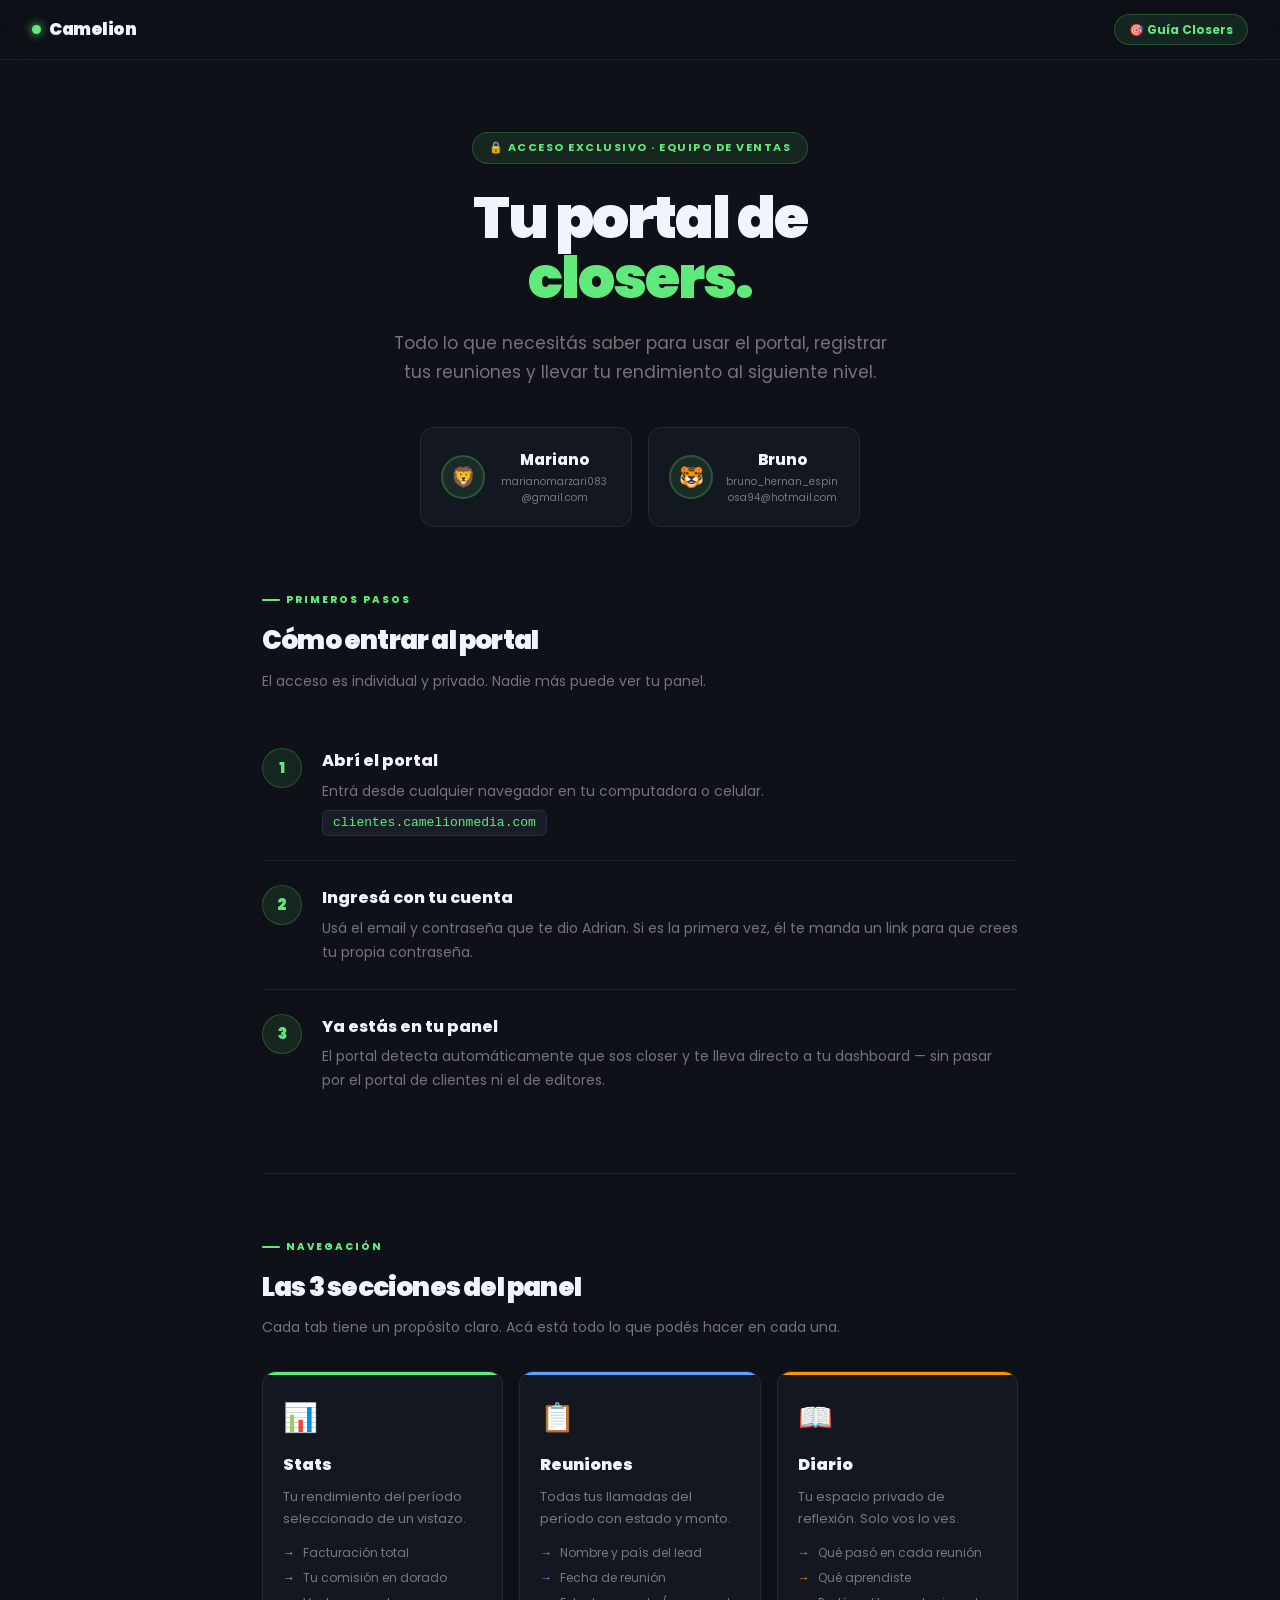
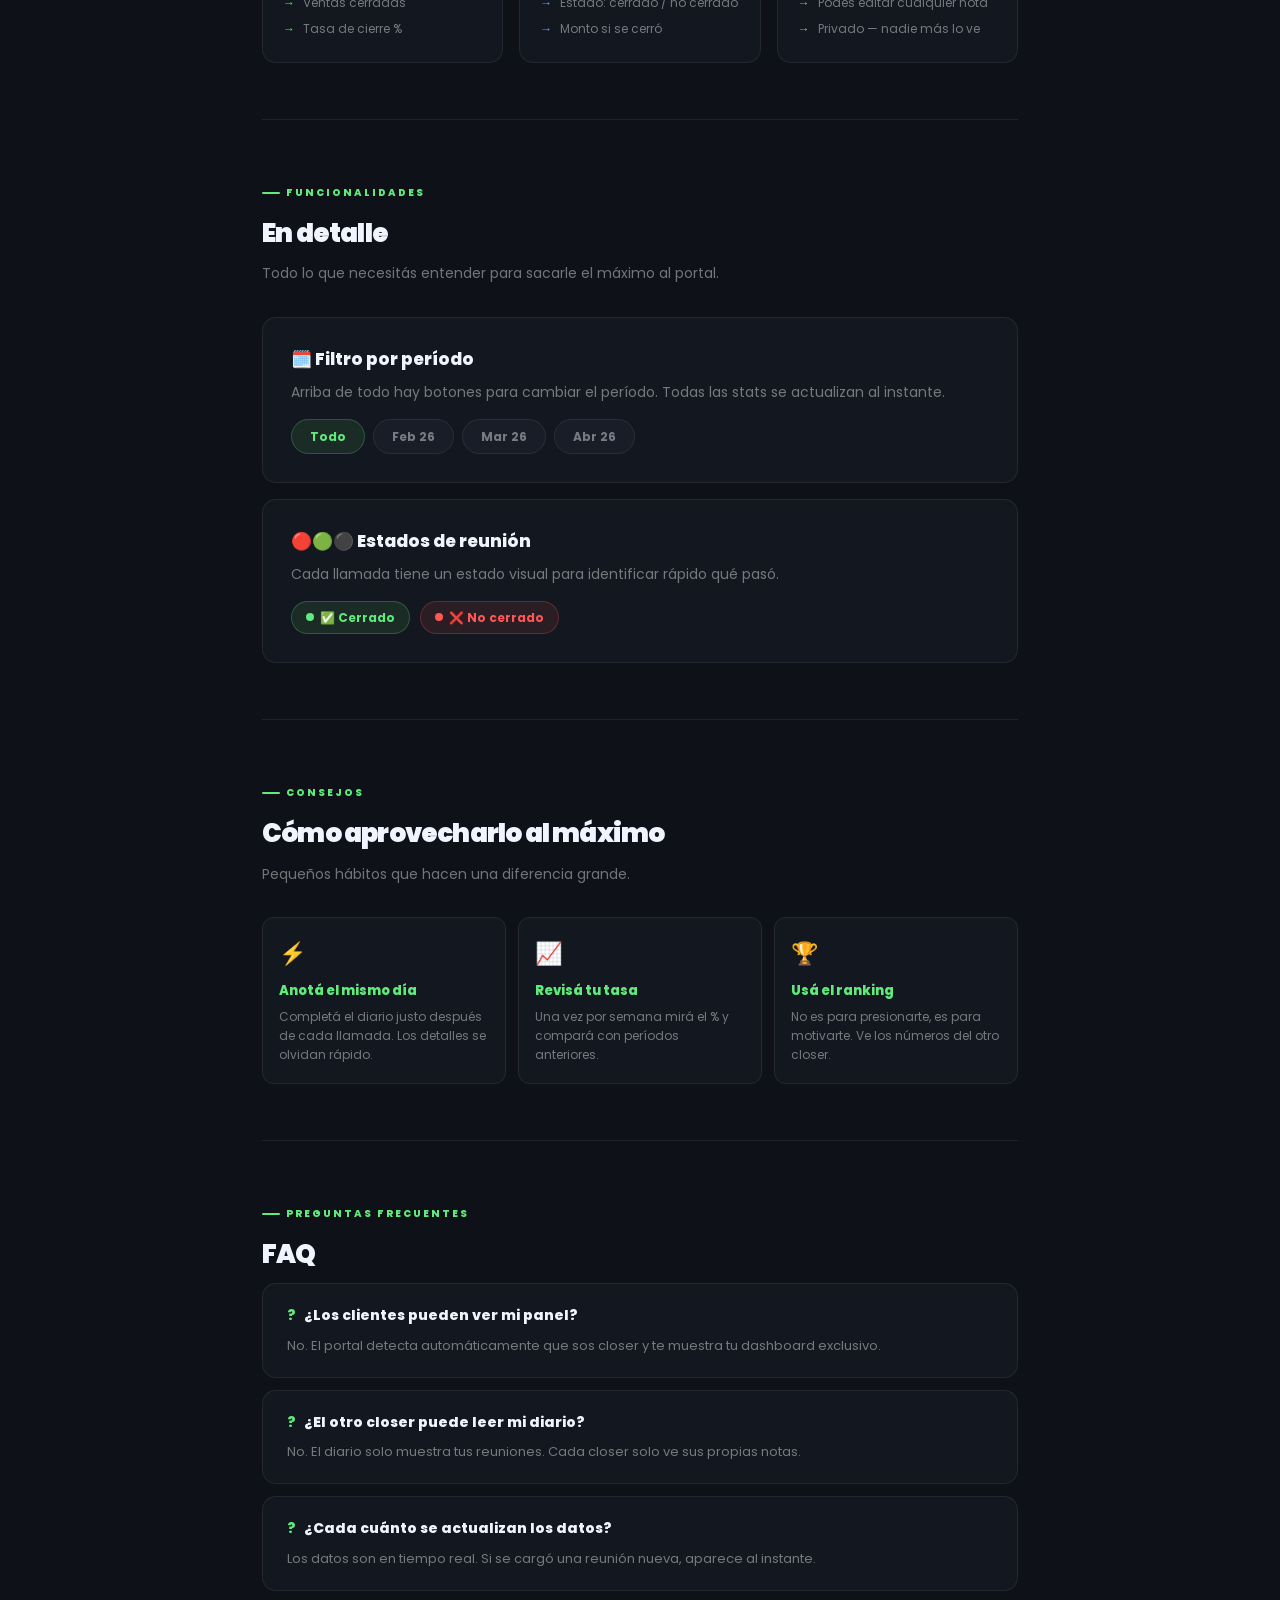
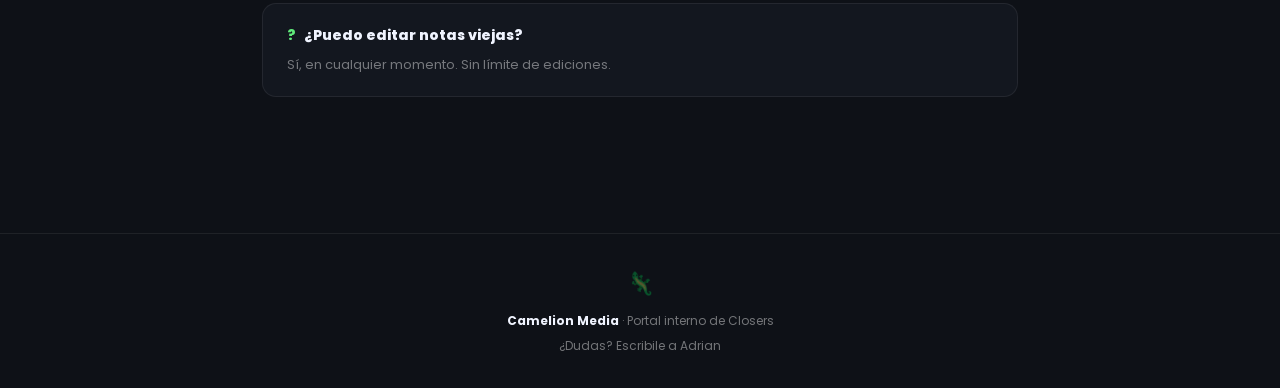
<file: guia-closers.html>
<!DOCTYPE html>
<html lang="es">
<head>
<meta charset="UTF-8">
<meta name="viewport" content="width=device-width, initial-scale=1.0">
<title>Camelion Closers — Guía del Portal</title>
<link href="https://fonts.googleapis.com/css2?family=Poppins:wght@400;500;600;700;800;900&display=swap" rel="stylesheet">
<style>
*, *::before, *::after { box-sizing: border-box; margin: 0; padding: 0; }

:root {
  --green: #60EA7B;
  --green-dim: rgba(96,234,123,0.10);
  --green-border: rgba(96,234,123,0.22);
  --blue: #60A0FF;
  --gold: #FFD700;
  --red: #FF5757;
  --orange: #FF9500;
  --bg: #0e1117;
  --bg2: #13171f;
  --bg3: #181d28;
  --border: rgba(255,255,255,0.07);
  --white: #f0f4ff;
  --gray: rgba(255,255,255,0.42);
  --font: 'Poppins', sans-serif;
  --radius: 14px;
  --content: 820px;
}

html { scroll-behavior: smooth; }

body {
  font-family: var(--font);
  background: var(--bg);
  color: var(--white);
  line-height: 1.6;
  -webkit-font-smoothing: antialiased;
}

nav {
  position: sticky; top: 0; z-index: 100;
  background: rgba(14,17,23,0.85);
  backdrop-filter: blur(18px);
  border-bottom: 1px solid var(--border);
  padding: 0 32px;
  height: 60px;
  display: flex; align-items: center; justify-content: space-between;
}
.nav-brand { display:flex; align-items:center; gap:8px; font-weight:900; font-size:17px; letter-spacing:-0.5px; }
.nav-dot { width:9px; height:9px; border-radius:50%; background:var(--green); box-shadow:0 0 10px var(--green); display:inline-block; }
.nav-pill {
  display:flex; align-items:center; gap:6px;
  background: var(--green-dim); border:1px solid var(--green-border);
  padding:5px 14px; border-radius:20px;
  font-size:12px; font-weight:700; color:var(--green);
}

.hero {
  max-width: var(--content);
  margin: 0 auto;
  padding: 72px 32px 56px;
  text-align: center;
}
.hero-badge {
  display:inline-flex; align-items:center; gap:6px;
  background:var(--green-dim); border:1px solid var(--green-border);
  padding:6px 16px; border-radius:20px;
  font-size:11px; font-weight:700; color:var(--green); letter-spacing:1.5px; text-transform:uppercase;
  margin-bottom:24px;
}
.hero h1 {
  font-size: clamp(36px, 6vw, 58px);
  font-weight: 900;
  letter-spacing: -2px;
  line-height: 1.05;
  margin-bottom: 20px;
}
.hero h1 span { color: var(--green); }
.hero p {
  font-size: 17px;
  color: var(--gray);
  max-width: 520px;
  margin: 0 auto 40px;
  line-height: 1.7;
}

.closers-row {
  display:grid; grid-template-columns:1fr 1fr; gap:16px;
  max-width:440px; margin:0 auto;
}
.closer-card {
  background:var(--bg2); border:1px solid var(--border);
  border-radius:var(--radius); padding:20px;
  display:flex; align-items:center; gap:12px;
}
.closer-avatar {
  width:44px; height:44px; border-radius:50%;
  background:var(--green-dim); border:2px solid var(--green-border);
  display:flex; align-items:center; justify-content:center;
  font-size:20px; flex-shrink:0;
}
.closer-name { font-weight:800; font-size:15px; }
.closer-email { font-size:10px; color:var(--gray); margin-top:2px; word-break:break-all; }

.content {
  max-width: var(--content);
  margin: 0 auto;
  padding: 0 32px 80px;
}

.section-label {
  display:inline-flex; align-items:center; gap:6px;
  font-size:10px; font-weight:800; letter-spacing:2px; text-transform:uppercase;
  color:var(--green); margin-bottom:12px;
}
.section-label::before { content:''; width:18px; height:2px; background:var(--green); border-radius:2px; display:inline-block; }

h2 {
  font-size: 26px; font-weight:900; letter-spacing:-0.8px;
  margin-bottom:8px;
}
.section-sub { font-size:14px; color:var(--gray); margin-bottom:32px; }

.steps { display:flex; flex-direction:column; gap:0; margin-bottom:56px; }
.step {
  display:flex; gap:20px; align-items:flex-start;
  padding:24px 0;
  border-bottom:1px solid var(--border);
}
.step:last-child { border-bottom:none; }
.step-num {
  width:40px; height:40px; flex-shrink:0; border-radius:50%;
  background:var(--green-dim); border:1.5px solid var(--green-border);
  display:flex; align-items:center; justify-content:center;
  font-weight:900; font-size:15px; color:var(--green);
}
.step-body h3 { font-size:16px; font-weight:800; margin-bottom:6px; }
.step-body p { font-size:14px; color:var(--gray); line-height:1.7; }
.step-body code {
  display:inline-block; background:var(--bg3); border:1px solid var(--border);
  padding:2px 10px; border-radius:6px; font-size:13px; color:var(--green);
  font-family: monospace; margin-top:6px;
}

.tabs-grid { display:grid; grid-template-columns:repeat(auto-fit,minmax(220px,1fr)); gap:16px; margin-bottom:56px; }
.tab-card {
  background:var(--bg2); border:1px solid var(--border);
  border-radius:var(--radius); padding:24px 20px;
  position:relative; overflow:hidden;
}
.tab-card::before {
  content:''; position:absolute; top:0; left:0; right:0; height:3px;
  background:var(--accent, var(--green));
}
.tab-icon { font-size:28px; margin-bottom:12px; display:block; }
.tab-name { font-weight:900; font-size:16px; margin-bottom:8px; }
.tab-desc { font-size:13px; color:var(--gray); line-height:1.65; }
.tab-items { margin-top:14px; display:flex; flex-direction:column; gap:6px; }
.tab-item {
  display:flex; align-items:flex-start; gap:8px;
  font-size:12px; color:var(--gray);
}
.tab-item::before { content:'→'; color:var(--accent, var(--green)); flex-shrink:0; font-weight:700; }

.feature-block {
  background:var(--bg2); border:1px solid var(--border);
  border-radius:var(--radius); padding:28px; margin-bottom:16px;
}
.feature-block h3 { font-size:17px; font-weight:800; margin-bottom:8px; display:flex; align-items:center; gap:8px; }
.feature-block p { font-size:14px; color:var(--gray); line-height:1.7; }

.status-row { display:flex; flex-wrap:wrap; gap:10px; margin-top:14px; }
.status-badge {
  display:flex; align-items:center; gap:6px;
  padding:6px 14px; border-radius:20px; font-size:12px; font-weight:700;
}
.status-badge .dot { width:8px; height:8px; border-radius:50%; flex-shrink:0; }

.filter-demo { display:flex; flex-wrap:wrap; gap:8px; margin-top:14px; }
.filter-pill {
  padding:7px 18px; border-radius:20px; font-size:12px; font-weight:700; cursor:default;
}
.filter-pill.active { background:var(--green-dim); border:1px solid var(--green-border); color:var(--green); }
.filter-pill.inactive { background:var(--bg3); border:1px solid var(--border); color:var(--gray); }

.diary-demo {
  background:var(--bg3); border:1px solid var(--border);
  border-radius:12px; padding:18px 20px; margin-top:14px;
}
.diary-label { font-size:10px; font-weight:800; letter-spacing:1.5px; text-transform:uppercase; margin-bottom:6px; }
.diary-text { font-size:13px; color:var(--gray); line-height:1.65; }

.faq { display:flex; flex-direction:column; gap:12px; margin-bottom:56px; }
.faq-item {
  background:var(--bg2); border:1px solid var(--border);
  border-radius:var(--radius); padding:20px 24px;
}
.faq-q { font-weight:800; font-size:14px; margin-bottom:8px; display:flex; align-items:center; gap:8px; }
.faq-q span { color:var(--green); }
.faq-a { font-size:13px; color:var(--gray); line-height:1.7; }

.tips-grid { display:grid; grid-template-columns:repeat(auto-fit,minmax(200px,1fr)); gap:12px; margin-bottom:56px; }
.tip {
  background:var(--bg2); border:1px solid var(--border);
  border-radius:12px; padding:18px 16px;
}
.tip-icon { font-size:22px; margin-bottom:10px; display:block; }
.tip-title { font-weight:800; font-size:13px; margin-bottom:5px; color:var(--green); }
.tip-text { font-size:12px; color:var(--gray); line-height:1.6; }

footer {
  border-top:1px solid var(--border);
  text-align:center; padding:32px;
  font-size:12px; color:var(--gray);
}
footer strong { color:var(--white); }

.divider { border:none; border-top:1px solid var(--border); margin:56px 0; }

@media (max-width:600px) {
  nav { padding:0 16px; }
  .hero { padding:48px 20px 40px; }
  .content { padding:0 20px 60px; }
  .closers-row { grid-template-columns:1fr; max-width:100%; }
}
</style>
</head>
<body>

<nav>
  <div class="nav-brand"><span class="nav-dot"></span>Camelion</div>
  <div class="nav-pill">🎯 Guía Closers</div>
</nav>

<div class="hero">
  <div class="hero-badge">🔒 Acceso exclusivo · Equipo de ventas</div>
  <h1>Tu portal de<br/><span>closers.</span></h1>
  <p>Todo lo que necesitás saber para usar el portal, registrar tus reuniones y llevar tu rendimiento al siguiente nivel.</p>

  <div class="closers-row">
    <div class="closer-card">
      <div class="closer-avatar">🦁</div>
      <div>
        <div class="closer-name">Mariano</div>
        <div class="closer-email">marianomarzari083@gmail.com</div>
      </div>
    </div>
    <div class="closer-card">
      <div class="closer-avatar">🐯</div>
      <div>
        <div class="closer-name">Bruno</div>
        <div class="closer-email">bruno_hernan_espinosa94@hotmail.com</div>
      </div>
    </div>
  </div>
</div>

<div class="content">

  <div class="section-label">Primeros pasos</div>
  <h2>Cómo entrar al portal</h2>
  <p class="section-sub">El acceso es individual y privado. Nadie más puede ver tu panel.</p>

  <div class="steps">
    <div class="step">
      <div class="step-num">1</div>
      <div class="step-body">
        <h3>Abrí el portal</h3>
        <p>Entrá desde cualquier navegador en tu computadora o celular.</p>
        <code>clientes.camelionmedia.com</code>
      </div>
    </div>
    <div class="step">
      <div class="step-num">2</div>
      <div class="step-body">
        <h3>Ingresá con tu cuenta</h3>
        <p>Usá el email y contraseña que te dio Adrian. Si es la primera vez, él te manda un link para que crees tu propia contraseña.</p>
      </div>
    </div>
    <div class="step">
      <div class="step-num">3</div>
      <div class="step-body">
        <h3>Ya estás en tu panel</h3>
        <p>El portal detecta automáticamente que sos closer y te lleva directo a tu dashboard — sin pasar por el portal de clientes ni el de editores.</p>
      </div>
    </div>
  </div>

  <hr class="divider">

  <div class="section-label">Navegación</div>
  <h2>Las 3 secciones del panel</h2>
  <p class="section-sub">Cada tab tiene un propósito claro. Acá está todo lo que podés hacer en cada una.</p>

  <div class="tabs-grid">
    <div class="tab-card" style="--accent:#60EA7B">
      <span class="tab-icon">📊</span>
      <div class="tab-name">Stats</div>
      <div class="tab-desc">Tu rendimiento del período seleccionado de un vistazo.</div>
      <div class="tab-items">
        <div class="tab-item">Facturación total</div>
        <div class="tab-item">Tu comisión en dorado</div>
        <div class="tab-item">Ventas cerradas</div>
        <div class="tab-item">Tasa de cierre %</div>
      </div>
    </div>

    <div class="tab-card" style="--accent:#60A0FF">
      <span class="tab-icon">📋</span>
      <div class="tab-name">Reuniones</div>
      <div class="tab-desc">Todas tus llamadas del período con estado y monto.</div>
      <div class="tab-items">
        <div class="tab-item">Nombre y país del lead</div>
        <div class="tab-item">Fecha de reunión</div>
        <div class="tab-item">Estado: cerrado / no cerrado</div>
        <div class="tab-item">Monto si se cerró</div>
      </div>
    </div>

    <div class="tab-card" style="--accent:#FF9500">
      <span class="tab-icon">📖</span>
      <div class="tab-name">Diario</div>
      <div class="tab-desc">Tu espacio privado de reflexión. Solo vos lo ves.</div>
      <div class="tab-items">
        <div class="tab-item">Qué pasó en cada reunión</div>
        <div class="tab-item">Qué aprendiste</div>
        <div class="tab-item">Podés editar cualquier nota</div>
        <div class="tab-item">Privado — nadie más lo ve</div>
      </div>
    </div>
  </div>

  <hr class="divider">

  <div class="section-label">Funcionalidades</div>
  <h2>En detalle</h2>
  <p class="section-sub">Todo lo que necesitás entender para sacarle el máximo al portal.</p>

  <div class="feature-block">
    <h3>🗓️ Filtro por período</h3>
    <p>Arriba de todo hay botones para cambiar el período. Todas las stats se actualizan al instante.</p>
    <div class="filter-demo">
      <div class="filter-pill active">Todo</div>
      <div class="filter-pill inactive">Feb 26</div>
      <div class="filter-pill inactive">Mar 26</div>
      <div class="filter-pill inactive">Abr 26</div>
    </div>
  </div>

  <div class="feature-block">
    <h3>🔴🟢⚫ Estados de reunión</h3>
    <p>Cada llamada tiene un estado visual para identificar rápido qué pasó.</p>
    <div class="status-row">
      <div class="status-badge" style="background:rgba(96,234,123,0.1);border:1px solid rgba(96,234,123,0.25);color:#60EA7B">
        <div class="dot" style="background:#60EA7B"></div> ✅ Cerrado
      </div>
      <div class="status-badge" style="background:rgba(255,87,87,0.1);border:1px solid rgba(255,87,87,0.25);color:#FF5757">
        <div class="dot" style="background:#FF5757"></div> ❌ No cerrado
      </div>
    </div>
  </div>

  <hr class="divider">

  <div class="section-label">Consejos</div>
  <h2>Cómo aprovecharlo al máximo</h2>
  <p class="section-sub">Pequeños hábitos que hacen una diferencia grande.</p>

  <div class="tips-grid">
    <div class="tip">
      <span class="tip-icon">⚡</span>
      <div class="tip-title">Anotá el mismo día</div>
      <div class="tip-text">Completá el diario justo después de cada llamada. Los detalles se olvidan rápido.</div>
    </div>
    <div class="tip">
      <span class="tip-icon">📈</span>
      <div class="tip-title">Revisá tu tasa</div>
      <div class="tip-text">Una vez por semana mirá el % y compará con períodos anteriores.</div>
    </div>
    <div class="tip">
      <span class="tip-icon">🏆</span>
      <div class="tip-title">Usá el ranking</div>
      <div class="tip-text">No es para presionarte, es para motivarte. Ve los números del otro closer.</div>
    </div>
  </div>

  <hr class="divider">

  <div class="section-label">Preguntas frecuentes</div>
  <h2>FAQ</h2>

  <div class="faq">
    <div class="faq-item">
      <div class="faq-q"><span>?</span> ¿Los clientes pueden ver mi panel?</div>
      <div class="faq-a">No. El portal detecta automáticamente que sos closer y te muestra tu dashboard exclusivo.</div>
    </div>
    <div class="faq-item">
      <div class="faq-q"><span>?</span> ¿El otro closer puede leer mi diario?</div>
      <div class="faq-a">No. El diario solo muestra tus reuniones. Cada closer solo ve sus propias notas.</div>
    </div>
    <div class="faq-item">
      <div class="faq-q"><span>?</span> ¿Cada cuánto se actualizan los datos?</div>
      <div class="faq-a">Los datos son en tiempo real. Si se cargó una reunión nueva, aparece al instante.</div>
    </div>
    <div class="faq-item">
      <div class="faq-q"><span>?</span> ¿Puedo editar notas viejas?</div>
      <div class="faq-a">Sí, en cualquier momento. Sin límite de ediciones.</div>
    </div>
  </div>

</div>

<footer>
  <div style="font-size:22px;margin-bottom:10px">🦎</div>
  <strong>Camelion Media</strong> · Portal interno de Closers<br>
  <span style="margin-top:6px;display:inline-block">¿Dudas? Escribile a Adrian</span>
</footer>

</body>
</html>
</file>
